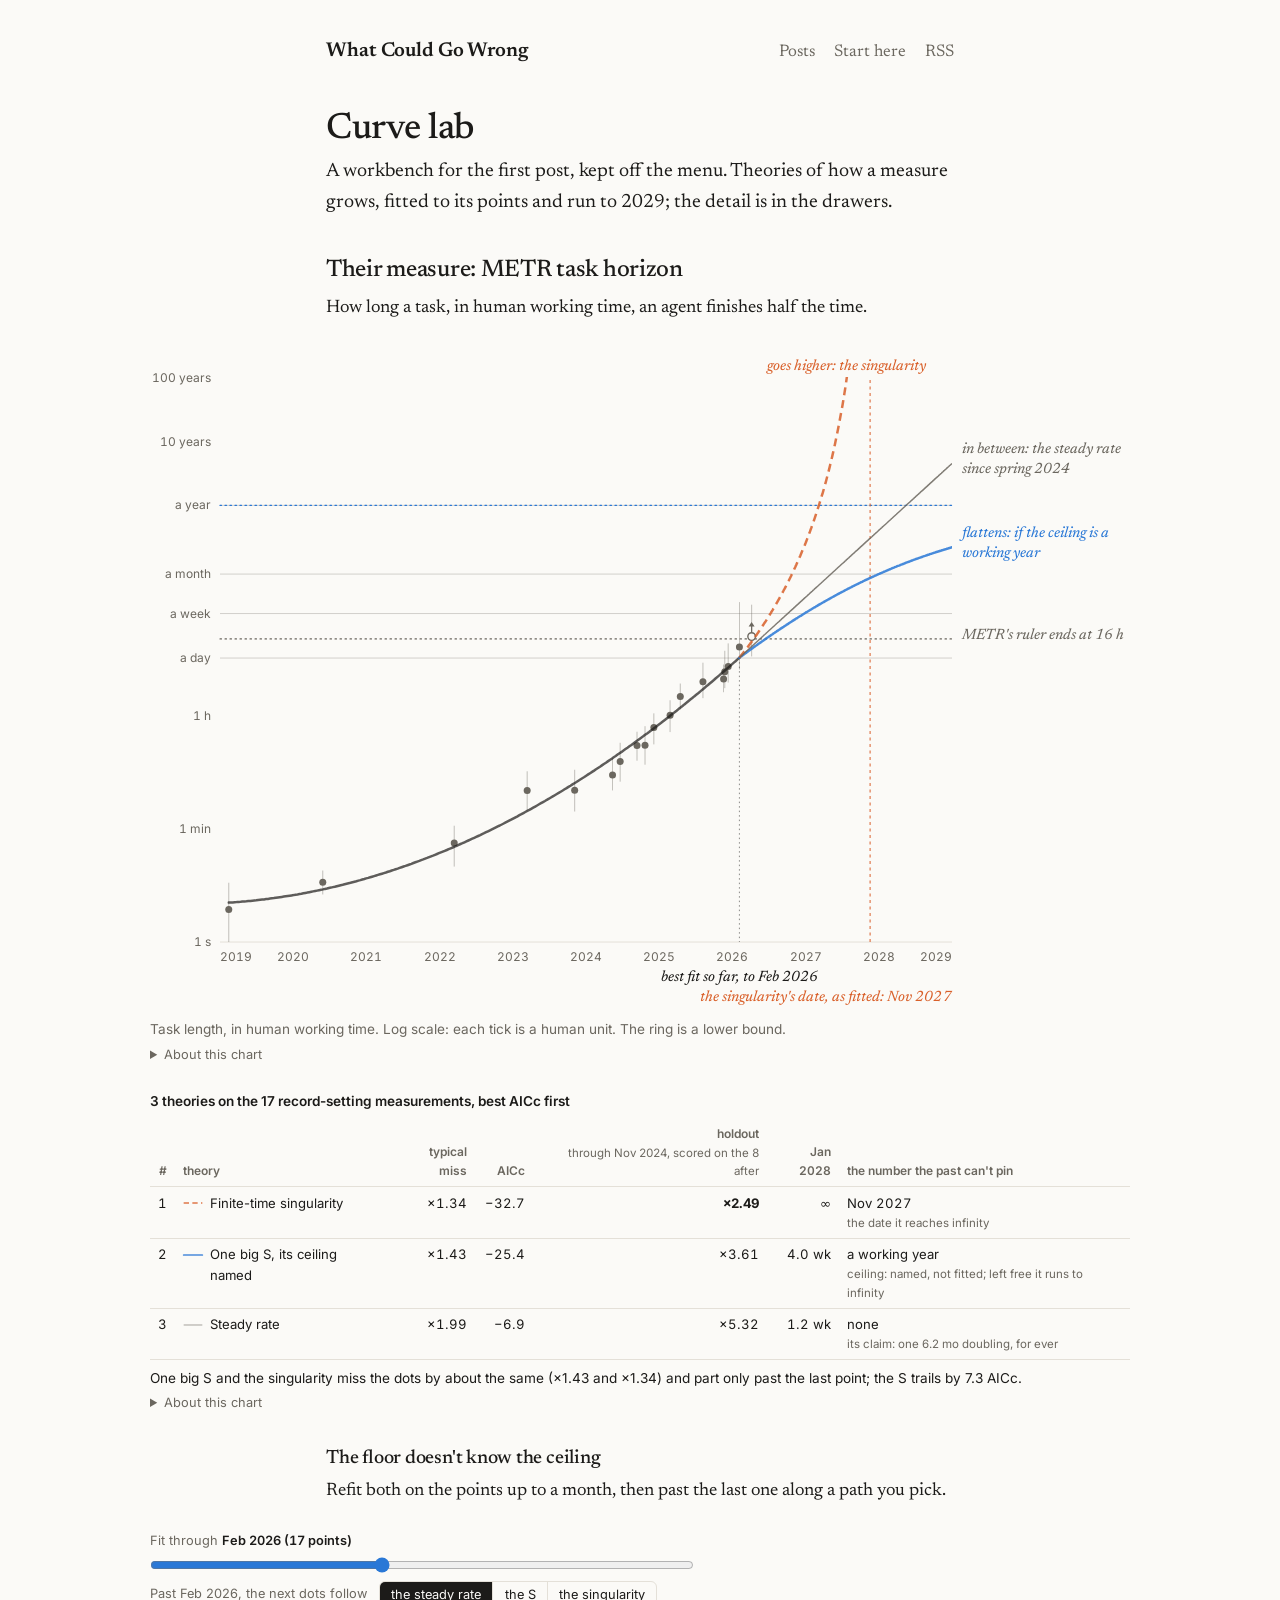
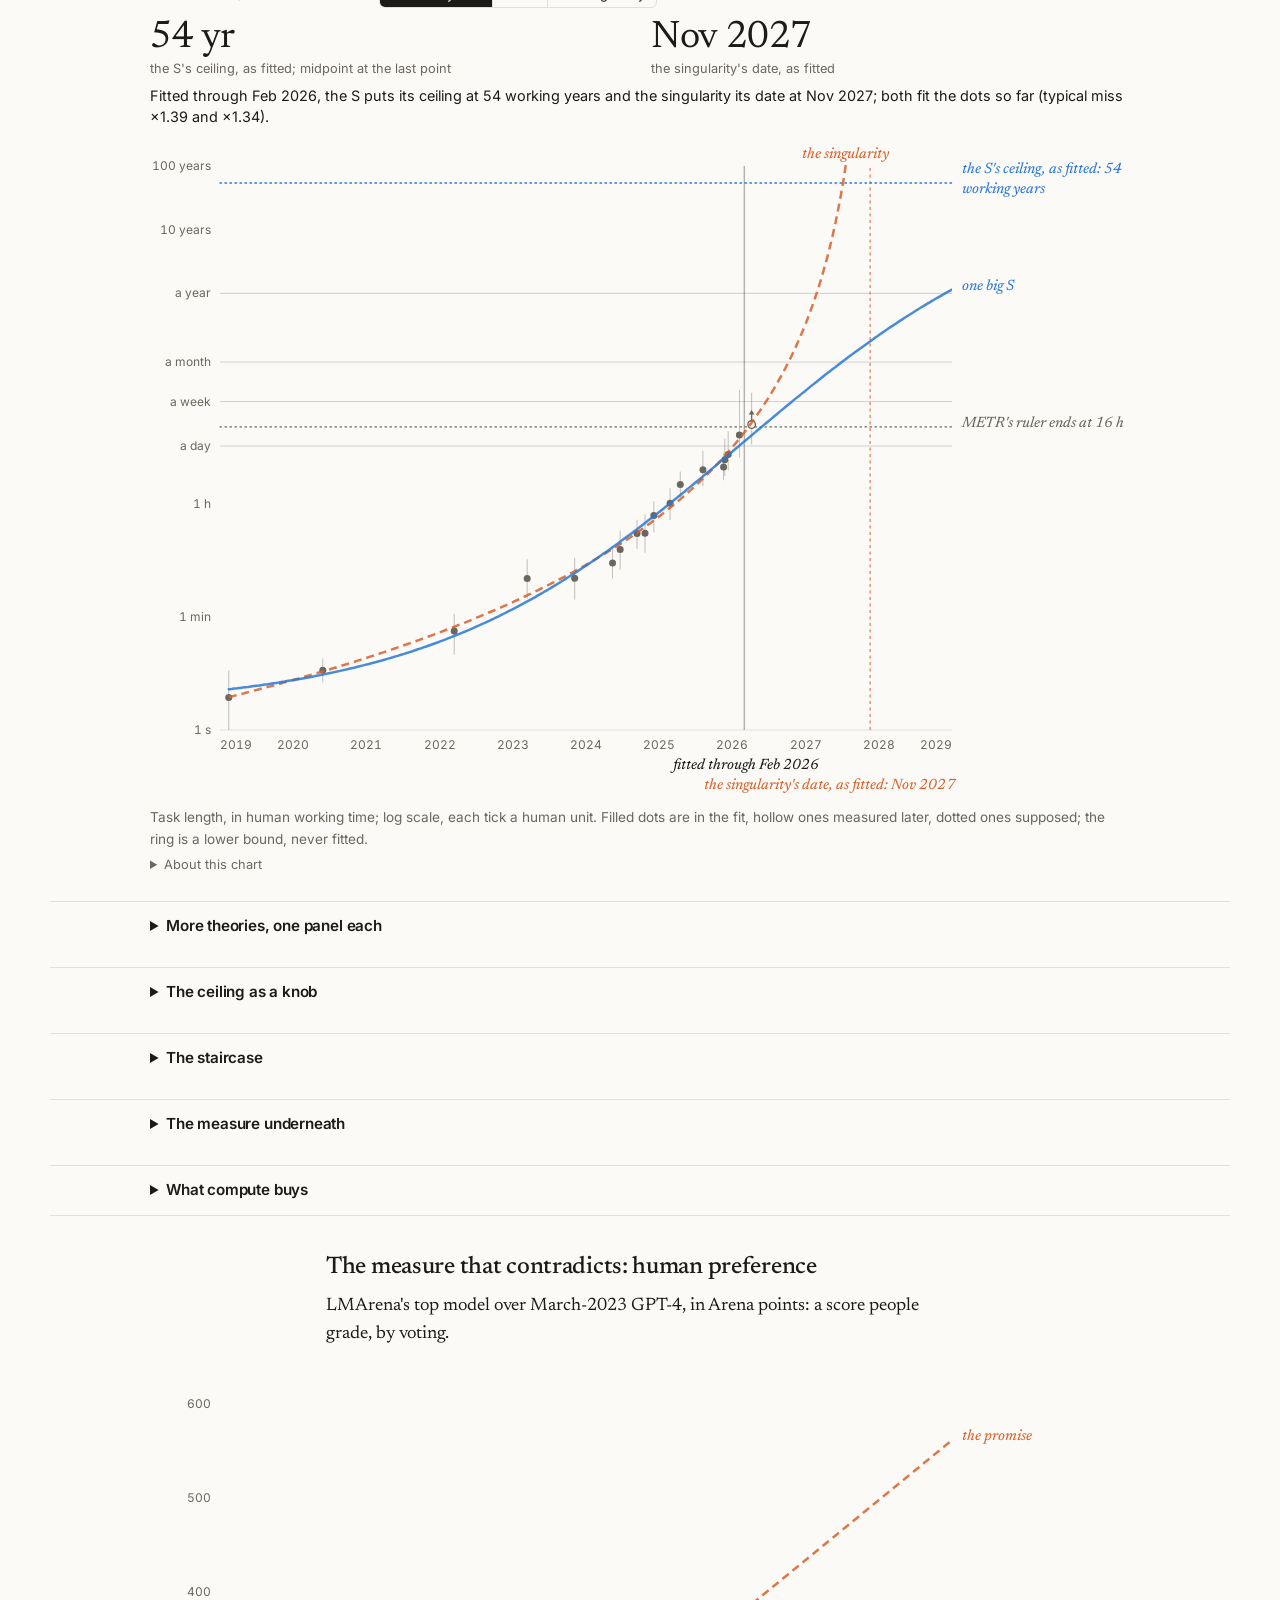
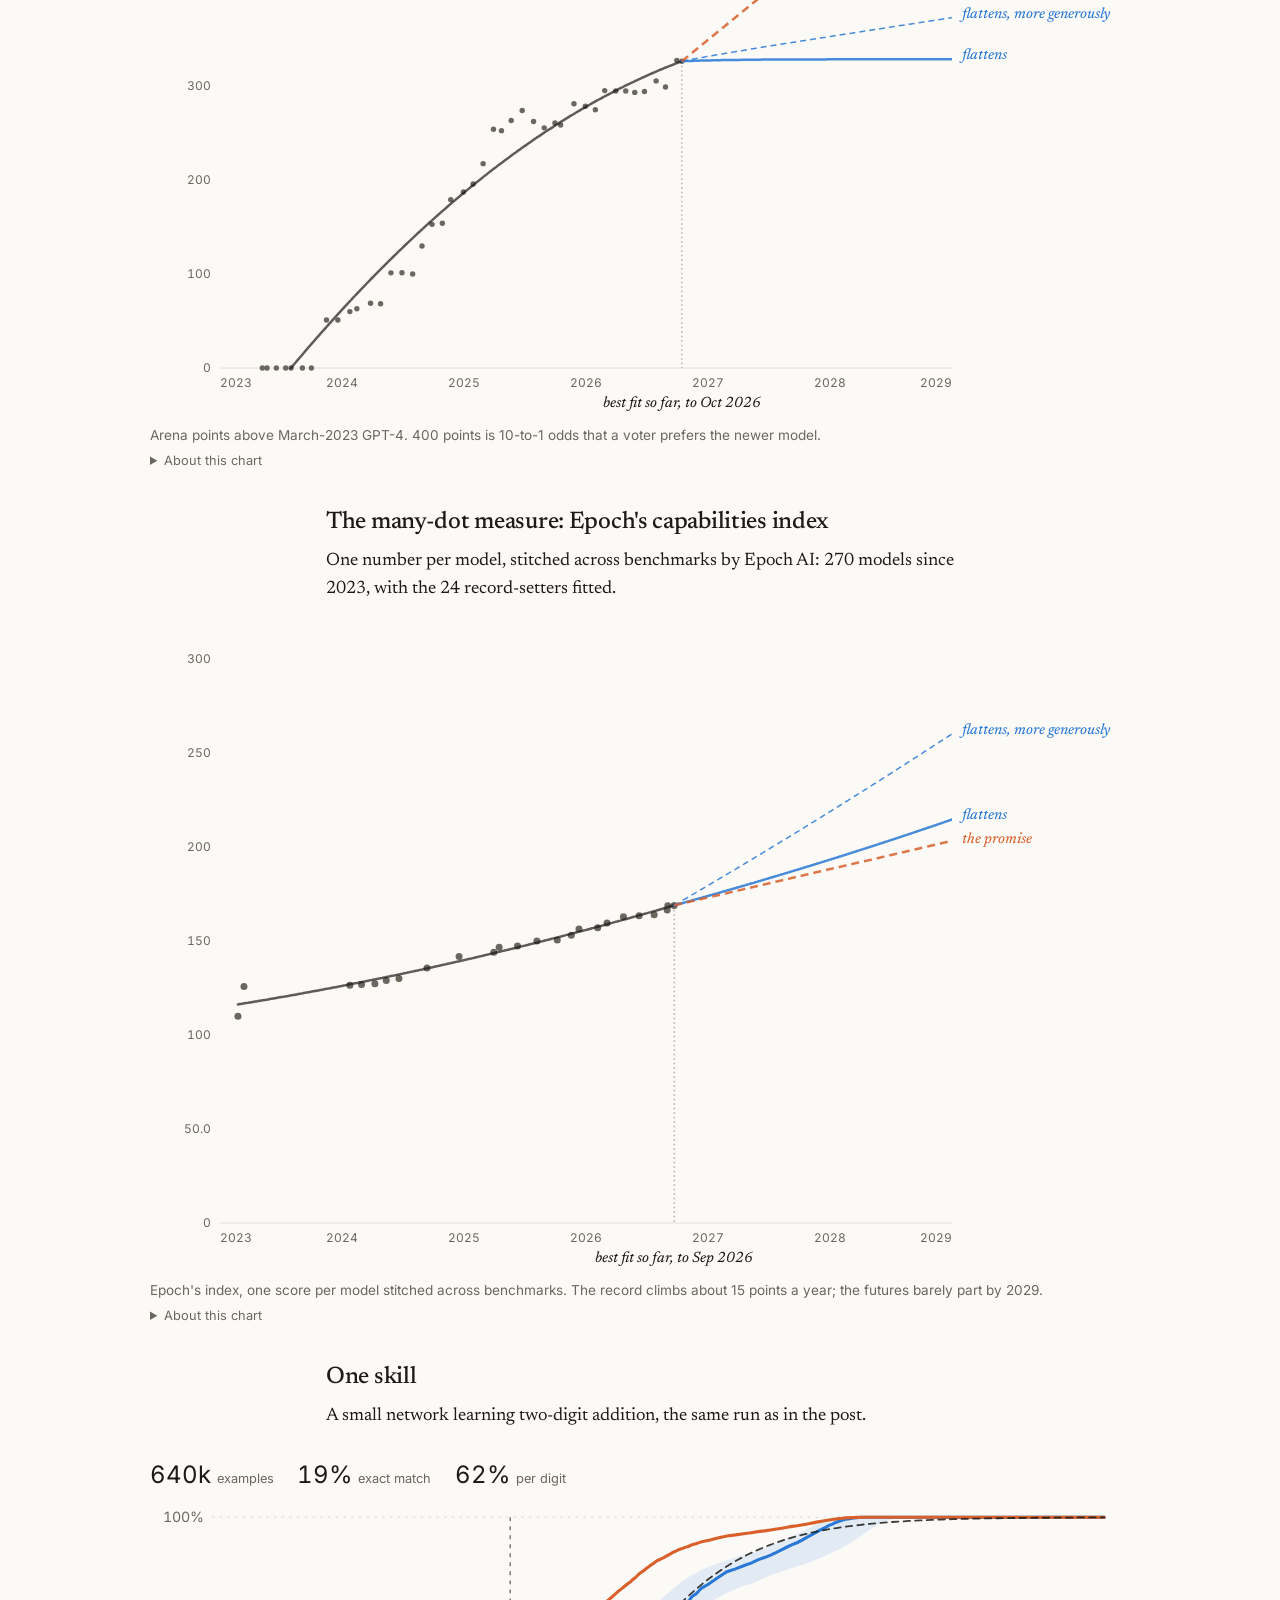
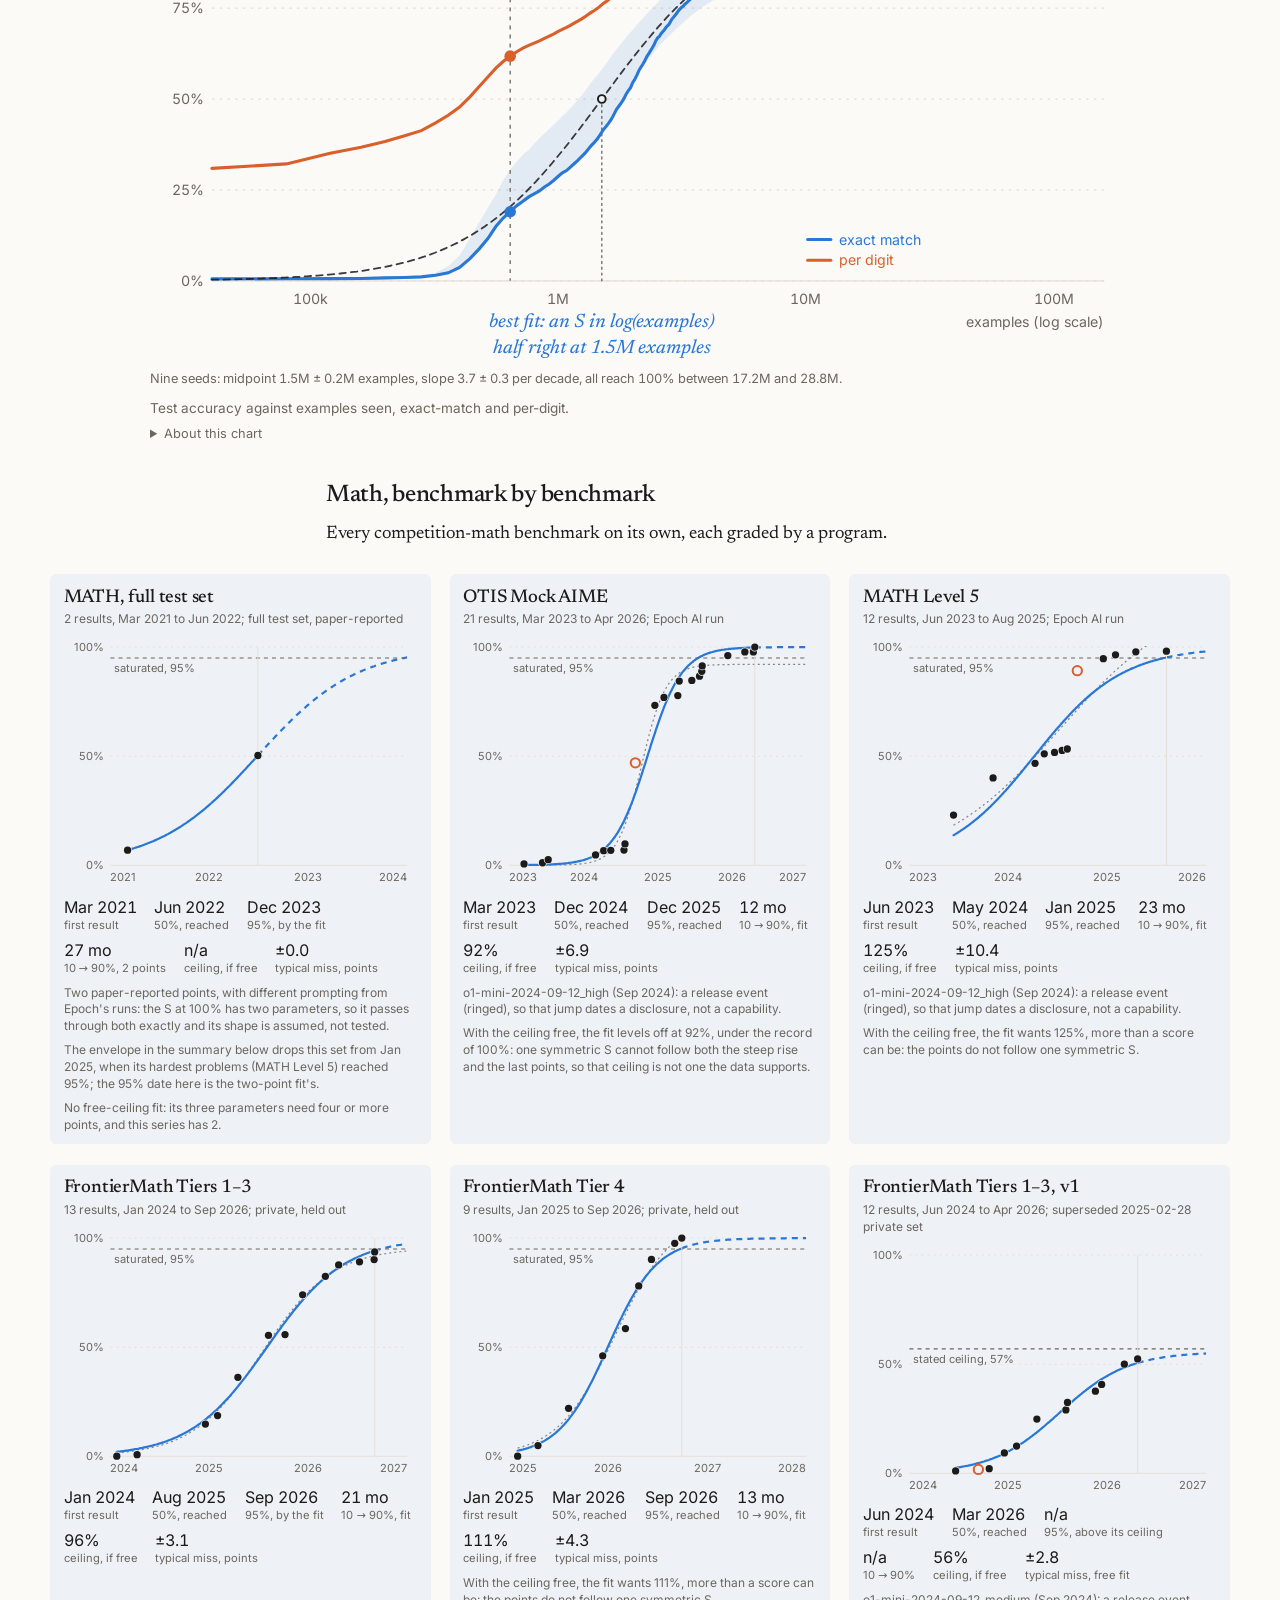
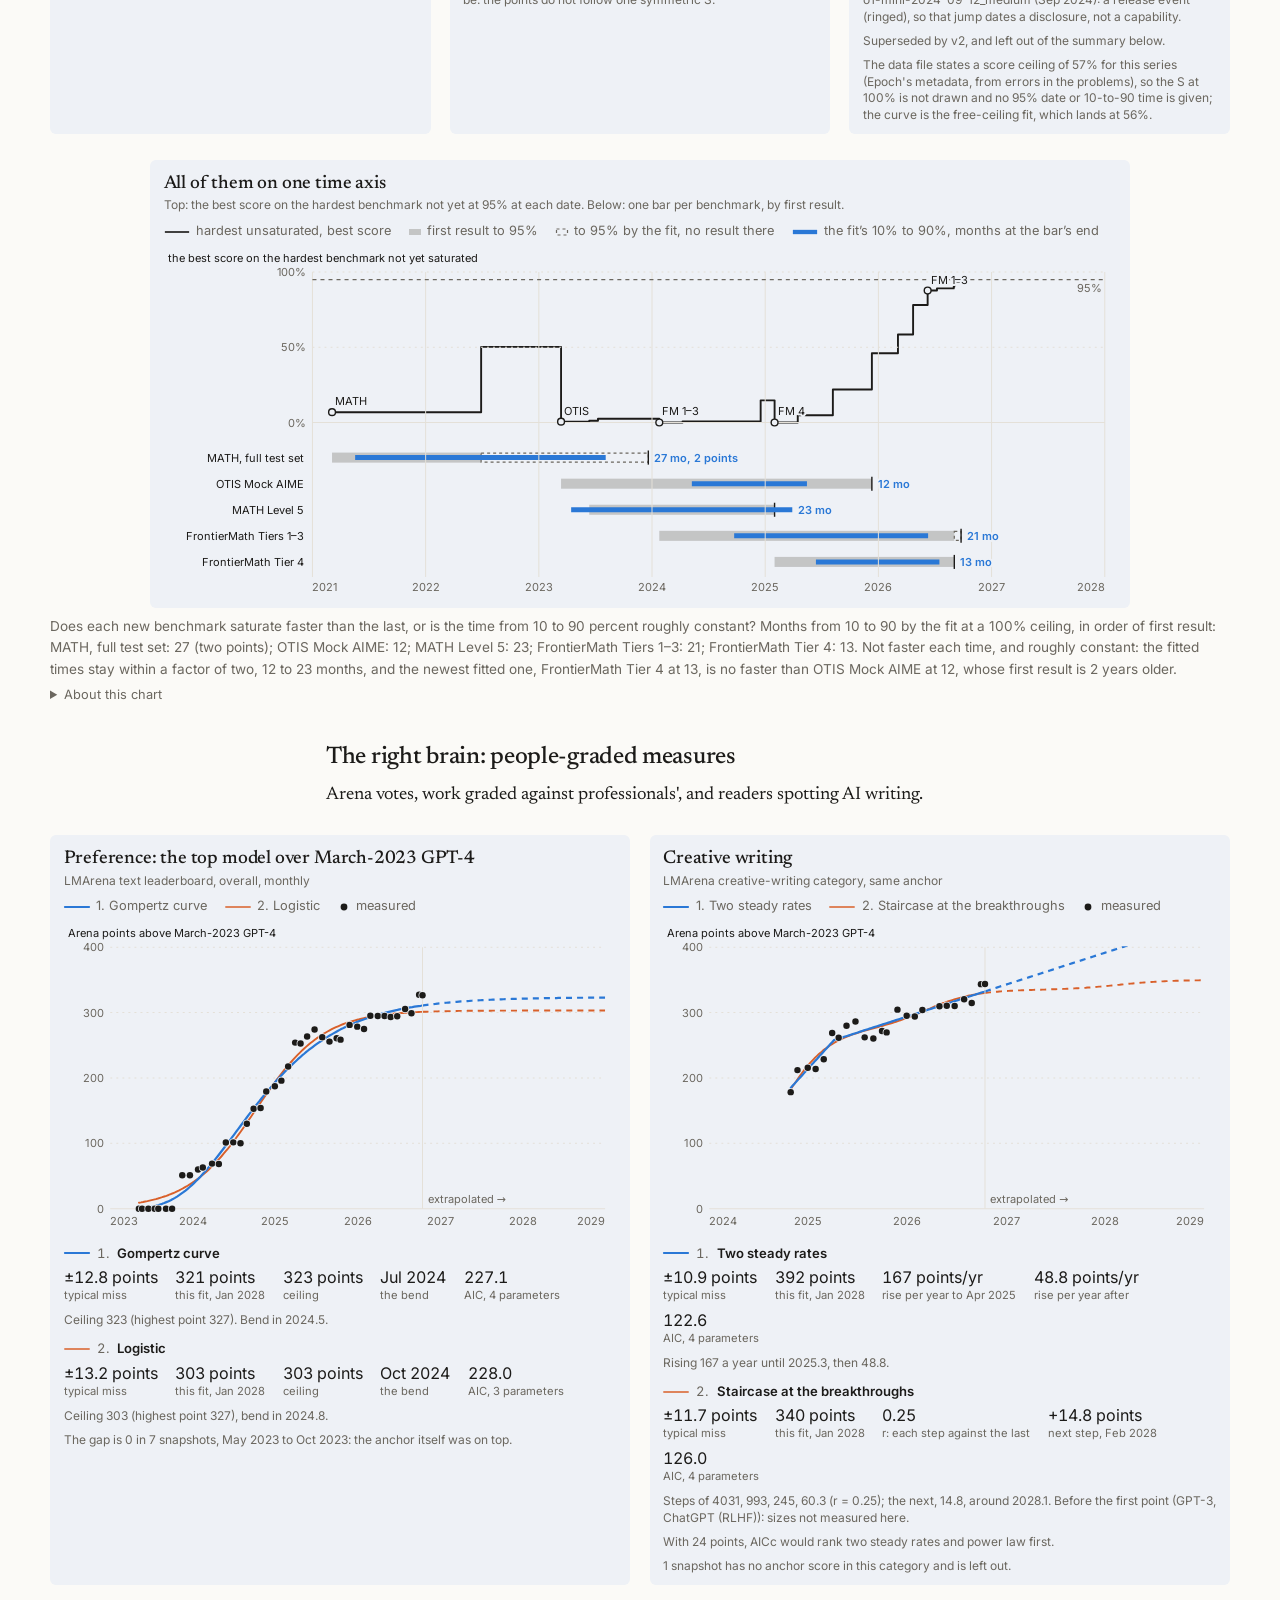
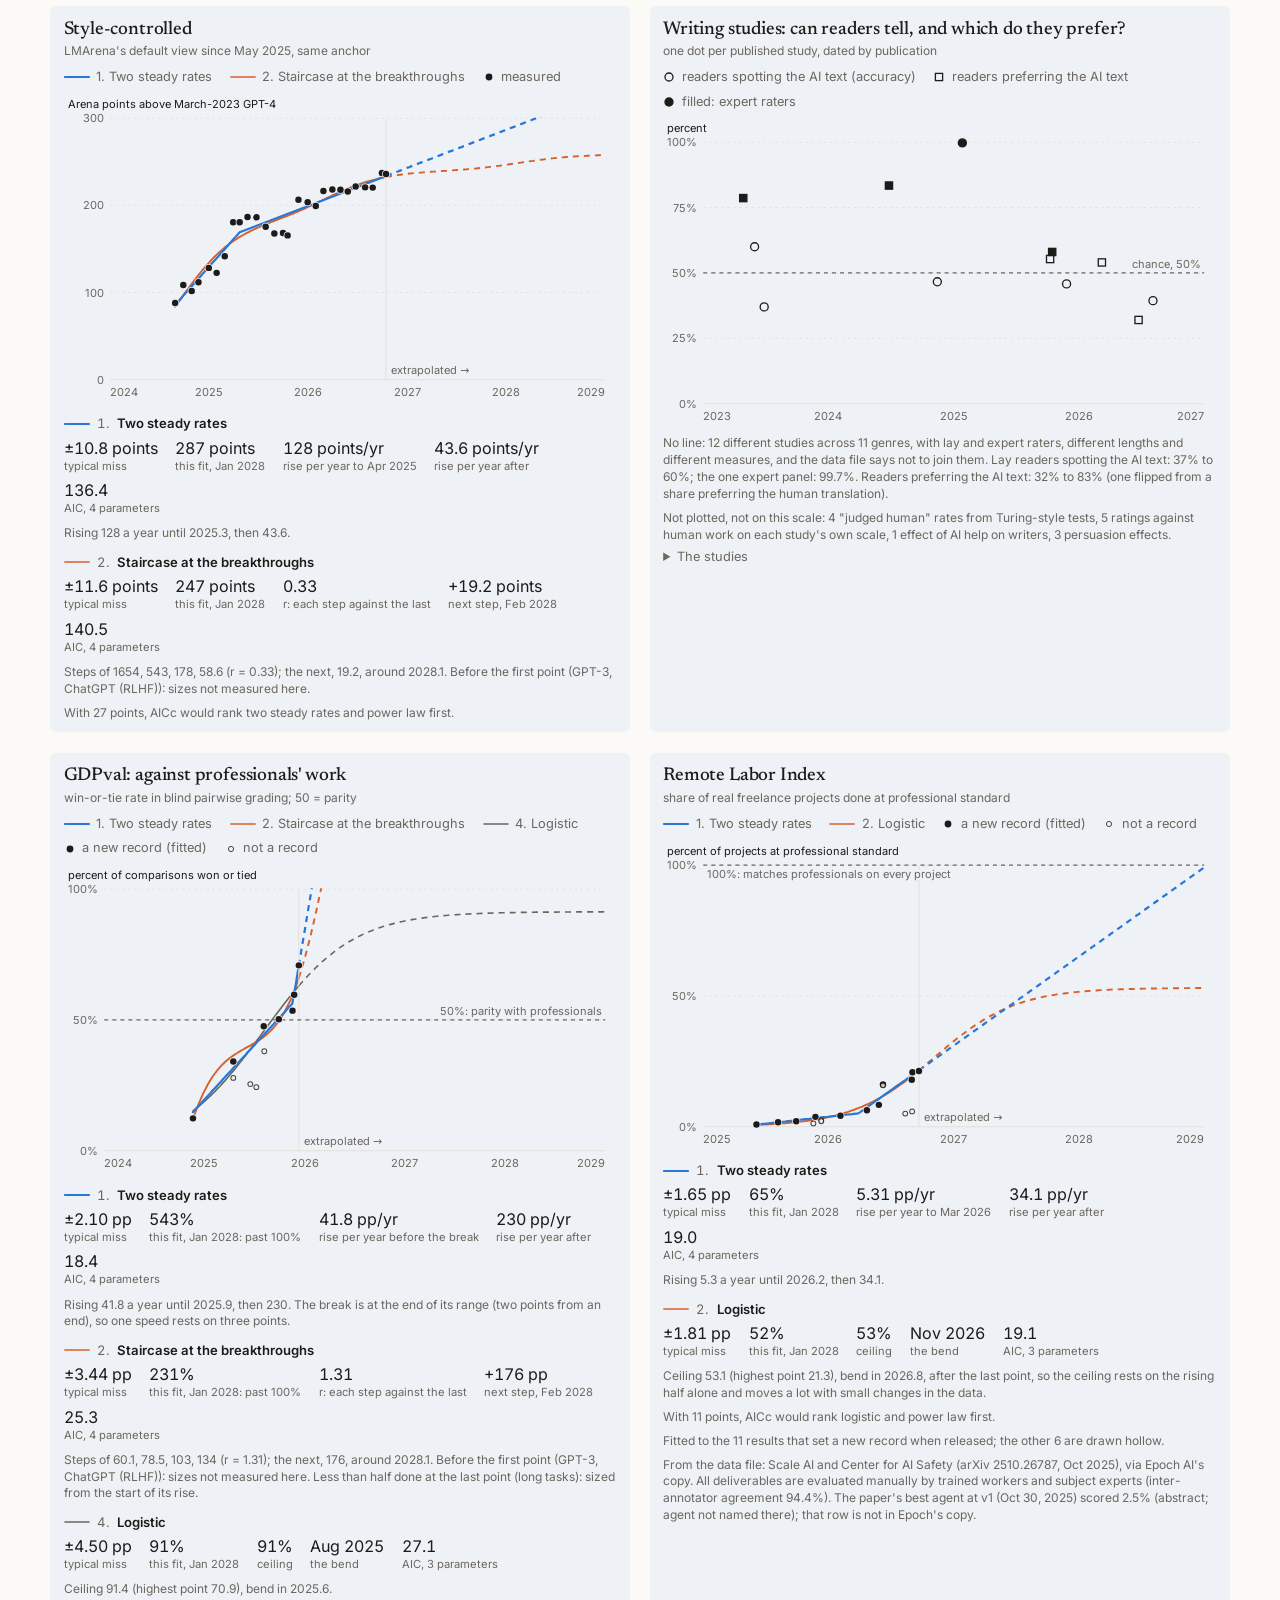
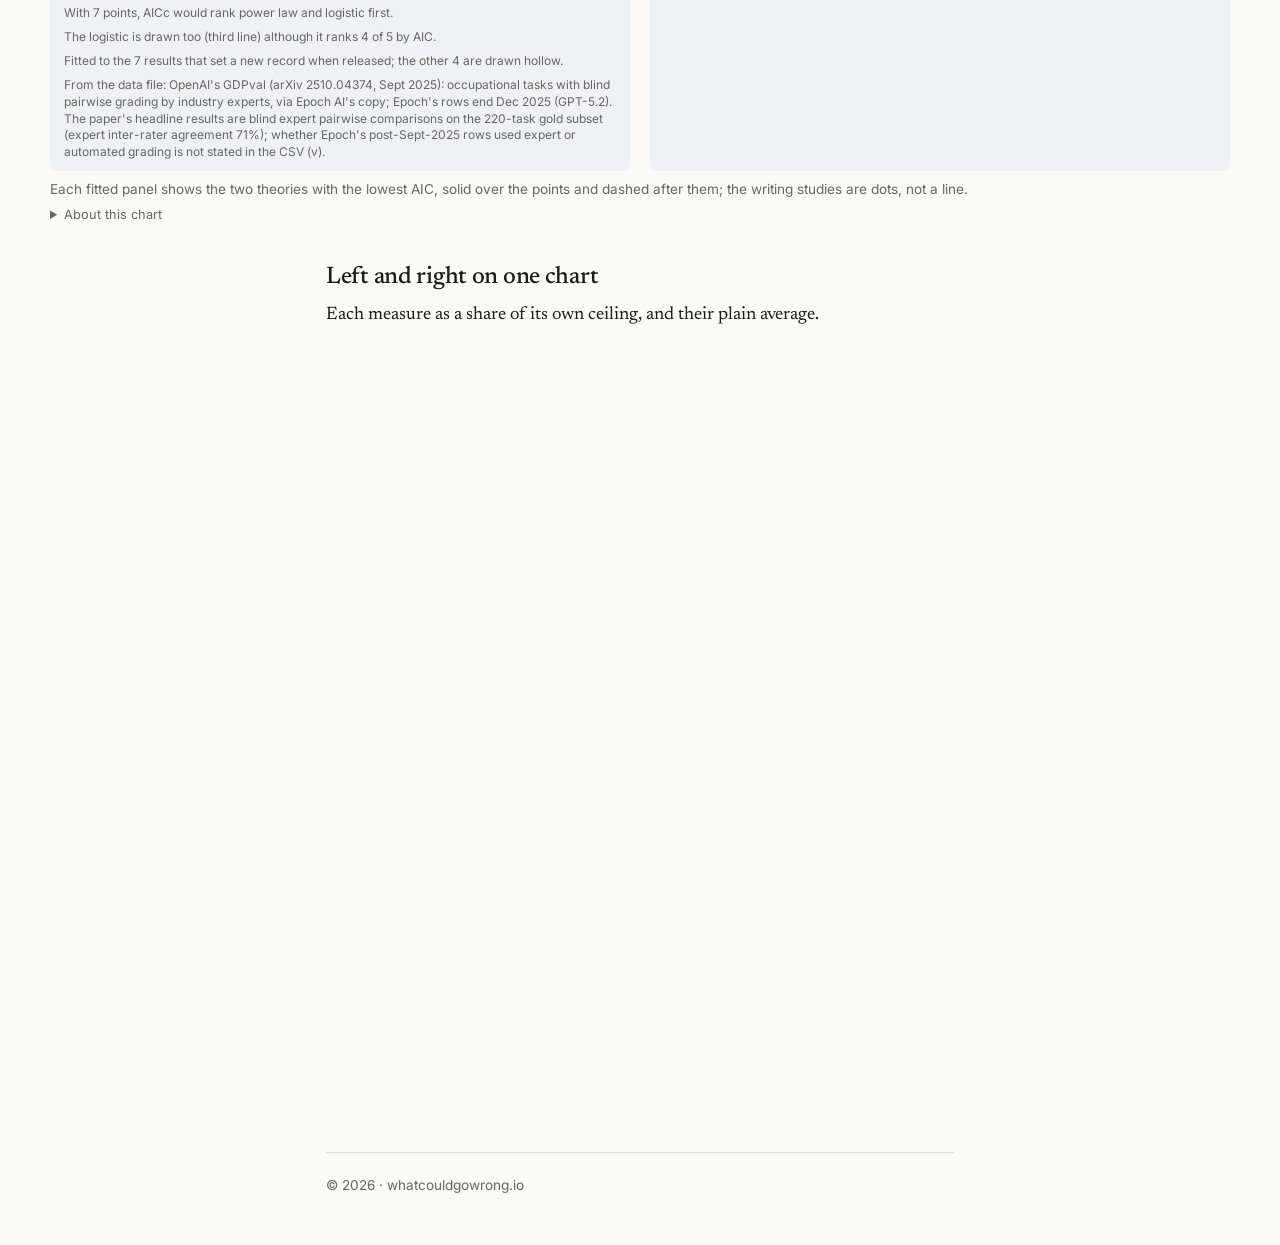
<file: lab/index.html>
<!DOCTYPE html><html lang="en"> <head><meta charset="utf-8"><meta name="viewport" content="width=device-width, initial-scale=1"><title>Curve lab · What Could Go Wrong</title><meta name="description" content="Candidate theories of how an AI capability measure plays out, each fitted to the measurements and run forward to 2029."><meta name="robots" content="noindex, nofollow"><link rel="canonical" href="https://whatcouldgowrong.io/lab/"><meta property="og:site_name" content="What Could Go Wrong"><meta property="og:title" content="Curve lab"><meta property="og:description" content="Candidate theories of how an AI capability measure plays out, each fitted to the measurements and run forward to 2029."><meta property="og:url" content="https://whatcouldgowrong.io/lab/"><meta property="og:type" content="website"><link rel="alternate" type="application/rss+xml" title="What Could Go Wrong" href="/rss.xml"><link rel="icon" href="/favicon.svg" type="image/svg+xml"><meta name="astro-view-transitions-enabled" content="true"><meta name="astro-view-transitions-fallback" content="animate"><script type="module" src="/_astro/ClientRouter.astro_astro_type_script_index_0_lang.CDGfc0hd.js"></script><script type="module" src="https://static.cloudflareinsights.com/beacon.min.js" data-cf-beacon="{&quot;token&quot;: &quot;19ec5477602d4c02a2e986970cef5a21&quot;}"></script><link rel="stylesheet" href="/_astro/start-here.BRBJrZNT.css">
<style>.lab[data-astro-cid-t3nv4xef]{width:min(1180px,calc(100vw - 32px));margin-left:calc(50% - min(590px,50vw - 16px))}.col[data-astro-cid-t3nv4xef]{max-width:calc(66ch - 32px);margin:0 auto}.wide[data-astro-cid-t3nv4xef]{max-width:980px;margin:0 auto}section[data-astro-cid-t3nv4xef]{margin-top:1rem}h3[data-astro-cid-t3nv4xef]{margin-top:2.2rem}.drawer[data-astro-cid-t3nv4xef]{margin:1.2rem auto 0;border-top:1px solid var(--rule)}.drawer[data-astro-cid-t3nv4xef]>summary[data-astro-cid-t3nv4xef]{max-width:980px;margin:0 auto;padding:.75rem 0 .6rem;font-family:var(--sans);font-size:.95rem;font-weight:600;color:var(--fg);cursor:pointer}.drawer[data-astro-cid-t3nv4xef]>summary[data-astro-cid-t3nv4xef]:hover{color:var(--accent-ink)}.drawer__h[data-astro-cid-t3nv4xef]{display:inline;font:inherit;color:inherit;margin:0;padding:0;border:0}.drawer__intro[data-astro-cid-t3nv4xef]{max-width:calc(66ch - 32px);margin:0 auto .6rem;font-size:.95rem;color:var(--fg)}.drawer[data-astro-cid-t3nv4xef]:last-of-type{border-bottom:1px solid var(--rule);padding-bottom:.2rem}
</style></head> <body data-dev="false"> <!-- First focusable thing on every page. tabindex="-1" on main lets the jump
         move keyboard focus, not just the scroll position. --> <a class="skip" href="#content">Skip to content</a> <div class="wrap"> <header class="site"> <a class="name" href="/">What Could Go Wrong</a> <nav> <a href="/">Posts</a> <a href="/start-here">Start here</a> <a href="/rss.xml">RSS</a> </nav> </header> <main id="content" tabindex="-1"> <div class="lab" data-astro-cid-t3nv4xef> <div class="col" data-astro-cid-t3nv4xef> <h1 data-astro-cid-t3nv4xef>Curve lab</h1> <p class="lede" data-astro-cid-t3nv4xef>A workbench for the first post, kept off the menu. Theories of how a measure grows, fitted to its points and run to 2029; the detail is in the drawers.</p> </div> <section aria-labelledby="lab-metr" data-astro-cid-t3nv4xef> <div class="col" data-astro-cid-t3nv4xef> <h2 id="lab-metr" data-astro-cid-t3nv4xef>Their measure: METR task horizon</h2> <p data-astro-cid-t3nv4xef>How long a task, in human working time, an agent finishes half the time.</p> </div> <div class="wide" data-astro-cid-t3nv4xef> <div class="viz" data-viz="lab-contenders" data-src="/data/metr_horizon.json" data-astro-cid-t3nv4xef></div> <div class="viz" data-viz="lab-shortlist" data-src="/data/metr_horizon.json" data-cut="2024.9" data-astro-cid-t3nv4xef></div> </div> <div class="col" data-astro-cid-t3nv4xef> <h3 id="lab-floor" data-astro-cid-t3nv4xef>The floor doesn't know the ceiling</h3> <p data-astro-cid-t3nv4xef>Refit both on the points up to a month, then past the last one along a path you pick.</p> </div> <div class="wide" data-astro-cid-t3nv4xef> <div class="viz" data-viz="lab-fit-through" data-src="/data/metr_horizon.json" data-from="2024" data-astro-cid-t3nv4xef></div> </div> <details class="drawer" data-astro-cid-t3nv4xef> <summary data-astro-cid-t3nv4xef><h3 class="drawer__h" data-astro-cid-t3nv4xef>More theories, one panel each</h3></summary> <p class="drawer__intro" data-astro-cid-t3nv4xef>Every theory, one row each, then all of them on one chart and ranked.</p> <div class="viz" data-viz="lab-panel" data-src="/data/metr_horizon.json" data-space="log" data-group="pure" data-astro-cid-t3nv4xef></div> <div class="wide" data-astro-cid-t3nv4xef> <div class="viz" data-viz="lab-overlay" data-src="/data/metr_horizon.json" data-space="log" data-astro-cid-t3nv4xef></div> <div class="viz" data-viz="lab-rank" data-src="/data/metr_horizon.json" data-space="log" data-group="pure" data-cut="2024.9" data-astro-cid-t3nv4xef></div> </div> </details> <details class="drawer" data-astro-cid-t3nv4xef> <summary data-astro-cid-t3nv4xef><h3 class="drawer__h" data-astro-cid-t3nv4xef>The ceiling as a knob</h3></summary> <p class="drawer__intro" data-astro-cid-t3nv4xef>A ceiling imposed, not fitted: a wall we put there to see what the curves do against it. Fitted jointly, METR's points never pay for one, so it starts at none.</p> <div class="wide" data-astro-cid-t3nv4xef> <div id="lab-ceiling" class="viz" data-astro-cid-t3nv4xef></div> </div> </details> <details class="drawer" data-astro-cid-t3nv4xef> <summary data-astro-cid-t3nv4xef><h3 class="drawer__h" data-astro-cid-t3nv4xef>The staircase</h3></summary> <p class="drawer__intro" data-astro-cid-t3nv4xef>Steps are a reading of the same dots, and the dates in a step model are a choice, so the lab shows the shape and not a forecast.</p> <div class="wide" data-astro-cid-t3nv4xef> <div class="viz" data-viz="lab-steps" data-src="/data/metr_horizon.json" data-until="2030" data-astro-cid-t3nv4xef></div> </div> </details> <details class="drawer" data-astro-cid-t3nv4xef> <summary data-astro-cid-t3nv4xef><h3 class="drawer__h" data-astro-cid-t3nv4xef>The measure underneath</h3></summary> <p class="drawer__intro" data-astro-cid-t3nv4xef>METR's number as a transform of per-step reliability.</p> <div class="wide" data-astro-cid-t3nv4xef> <div class="viz" data-viz="two-measures" data-astro-cid-t3nv4xef></div> </div> </details> <details class="drawer" data-astro-cid-t3nv4xef> <summary data-astro-cid-t3nv4xef><h3 class="drawer__h" data-astro-cid-t3nv4xef>What compute buys</h3></summary> <p class="drawer__intro" data-astro-cid-t3nv4xef>The same horizons against each model's training compute, where Epoch has an estimate: the trend with the spending taken out, as far as the data allows.</p> <div class="wide" data-astro-cid-t3nv4xef> <div class="viz" data-viz="lab-compute" data-src="/data/metr_compute.json" data-caption="Each dot is a model METR timed and Epoch AI priced: how long a task it finishes half the time, against the compute that trained it. The line is the going rate, dashed where it runs past the last estimate." data-note="Compute is Epoch AI's estimate of total training compute, from its notable AI models table (CC BY 4.0), drawn with its confidence as the sideways whisker: Confident is within 3×, Likely within 10×, Speculative within 30×; a whisker that reaches the edge of the chart goes on past it (the arrowhead). The upright whisker is METR's 95% interval. Most of METR's models have no estimate at all, since the labs stopped disclosing after 2024, so the line rests on a few early models and nothing after GPT-5. Compute and release date rise together across these models, so this chart cannot by itself tell what the spending bought from what was learned in the meantime: a later model gets more out of each FLOP, and Epoch's figures mostly price pre-training, not the post-training behind the 2024 to 2026 gains." data-astro-cid-t3nv4xef></div> </div> </details> </section> <section aria-labelledby="lab-pref" data-astro-cid-t3nv4xef> <div class="col" data-astro-cid-t3nv4xef> <h2 id="lab-pref" data-astro-cid-t3nv4xef>The measure that contradicts: human preference</h2> <p data-astro-cid-t3nv4xef>LMArena's top model over March-2023 GPT-4, in Arena points: a score people grade, by voting.</p> </div> <div class="wide" data-astro-cid-t3nv4xef> <div class="viz" data-viz="lab-contenders" data-src="/data/preference.json" data-field="gap_vs_anchor" data-space="linear" data-unit="points" data-ylabel="Arena points above March-2023 GPT-4" data-astro-cid-t3nv4xef></div> </div> </section> <section aria-labelledby="lab-eci" data-astro-cid-t3nv4xef> <div class="col" data-astro-cid-t3nv4xef> <h2 id="lab-eci" data-astro-cid-t3nv4xef>The many-dot measure: Epoch's capabilities index</h2> <p data-astro-cid-t3nv4xef>One number per model, stitched across benchmarks by Epoch AI: 270 models since 2023, with the 24 record-setters fitted.</p> </div> <div class="wide" data-astro-cid-t3nv4xef> <div class="viz" data-viz="lab-contenders" data-src="/data/epoch_eci.json" data-fan="preference" data-space="linear" data-unit="points" data-ylabel="Epoch Capabilities Index" data-caption="Epoch's index, one score per model stitched across benchmarks. The record climbs about 15 points a year; the futures barely part by 2029." data-astro-cid-t3nv4xef></div> </div> </section> <section aria-labelledby="lab-skill" data-astro-cid-t3nv4xef> <div class="col" data-astro-cid-t3nv4xef> <h2 id="lab-skill" data-astro-cid-t3nv4xef>One skill</h2> <p data-astro-cid-t3nv4xef>A small network learning two-digit addition, the same run as in the post.</p> </div> <div class="wide" data-astro-cid-t3nv4xef> <div class="viz" data-viz="series" data-src="/data/addition.json" data-band="/data/addition-seeds.json" data-x="examples" data-y="test_exact,test_digit" data-labels="exact match,per digit" data-xlog="1" data-at="640000" data-caption="Test accuracy against examples seen, exact-match and per-digit." data-note="A numpy network, 40 percent of all 10,000 pairs for training. The band is seven seeds of the same run, the thin line the logistic at their mean. Script and runs are in experiments/addition." data-astro-cid-t3nv4xef></div> </div> </section> <!-- The next three sections are src/viz/lab2.js's components. --> <section aria-labelledby="lab-mathbench" data-astro-cid-t3nv4xef> <div class="col" data-astro-cid-t3nv4xef> <h2 id="lab-mathbench" data-astro-cid-t3nv4xef>Math, benchmark by benchmark</h2> <p data-astro-cid-t3nv4xef>Every competition-math benchmark on its own, each graded by a program.</p> </div> <div class="viz" data-viz="lab-saturation-fits" data-src="/data/math_competition.json" data-exclude="Erd" data-astro-cid-t3nv4xef></div> </section> <section aria-labelledby="lab-rightbrain" data-astro-cid-t3nv4xef> <div class="col" data-astro-cid-t3nv4xef> <h2 id="lab-rightbrain" data-astro-cid-t3nv4xef>The right brain: people-graded measures</h2> <p data-astro-cid-t3nv4xef>Arena votes, work graded against professionals', and readers spotting AI writing.</p> </div> <div class="viz" data-viz="lab-judgment" data-src="/data/preference.json" data-astro-cid-t3nv4xef></div> </section> <section aria-labelledby="lab-sides" data-astro-cid-t3nv4xef> <div class="col" data-astro-cid-t3nv4xef> <h2 id="lab-sides" data-astro-cid-t3nv4xef>Left and right on one chart</h2> <p data-astro-cid-t3nv4xef>Each measure as a share of its own ceiling, and their plain average.</p> </div> <div class="wide" data-astro-cid-t3nv4xef> <div class="viz" data-viz="lab-sides" data-math="/data/math_competition.json" data-exclude="Erd" data-metr="/data/metr_horizon.json" data-pref="/data/preference.json" data-astro-cid-t3nv4xef></div> </div> </section> </div> </main> <script type="module">let n=null;function a(){if(n?.disconnect(),n=null,matchMedia("(prefers-reduced-motion: reduce)").matches||!("IntersectionObserver"in window))return;const i=[...document.querySelectorAll("main .viz, main figure")],o=i.filter(e=>!i.some(t=>t!==e&&t.contains(e)));n=new IntersectionObserver(e=>{for(const t of e){if(!t.isIntersecting)continue;const s=t.target;s.classList.add("appeared"),n?.unobserve(s)}},{rootMargin:"0px 0px -8% 0px"});for(const e of o)e.dataset.appear||(e.dataset.appear="1",e.getBoundingClientRect().top>=innerHeight&&e.classList.add("will-appear")),e.classList.contains("will-appear")&&!e.classList.contains("appeared")&&n.observe(e)}document.addEventListener("astro:page-load",a);document.readyState!=="loading"?a():document.addEventListener("DOMContentLoaded",a);</script> <script type="module" src="/_astro/Base.astro_astro_type_script_index_1_lang.DOIoFpdG.js"></script> <footer class="site">© 2026 · whatcouldgowrong.io</footer> </div> </body></html>
</file>
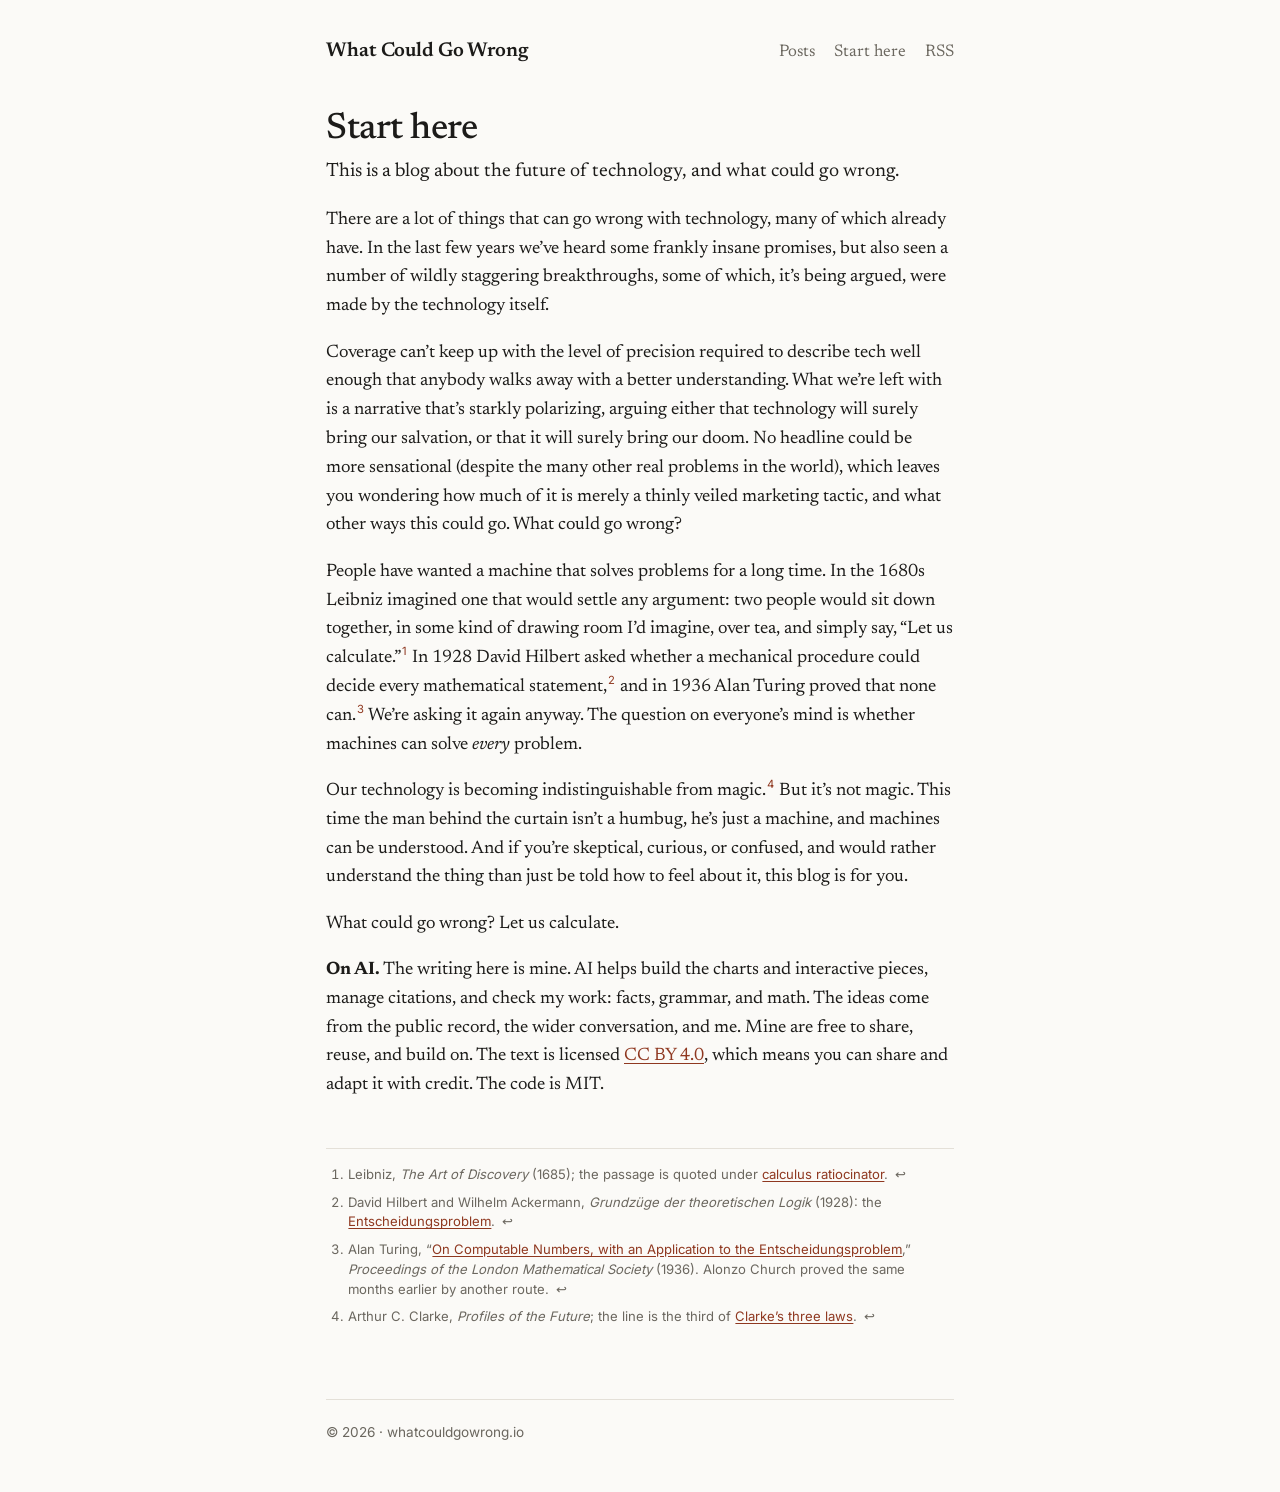
<file: start-here/index.html>
<!DOCTYPE html><html lang="en"> <head><meta charset="utf-8"><meta name="viewport" content="width=device-width, initial-scale=1"><title>Start here · What Could Go Wrong</title><meta name="description" content="A blog about the future of technology, and what could go wrong."><link rel="canonical" href="https://whatcouldgowrong.io/start-here/"><meta property="og:site_name" content="What Could Go Wrong"><meta property="og:title" content="Start here"><meta property="og:description" content="A blog about the future of technology, and what could go wrong."><meta property="og:url" content="https://whatcouldgowrong.io/start-here/"><meta property="og:type" content="website"><link rel="alternate" type="application/rss+xml" title="What Could Go Wrong" href="/rss.xml"><link rel="icon" href="/favicon.svg" type="image/svg+xml"><meta name="astro-view-transitions-enabled" content="true"><meta name="astro-view-transitions-fallback" content="animate"><script type="module" src="/_astro/ClientRouter.astro_astro_type_script_index_0_lang.CDGfc0hd.js"></script><script type="module" src="https://static.cloudflareinsights.com/beacon.min.js" data-cf-beacon="{&quot;token&quot;: &quot;19ec5477602d4c02a2e986970cef5a21&quot;}"></script><link rel="stylesheet" href="/_astro/start-here.BRBJrZNT.css"></head> <body data-dev="false"> <!-- First focusable thing on every page. tabindex="-1" on main lets the jump
         move keyboard focus, not just the scroll position. --> <a class="skip" href="#content">Skip to content</a> <div class="wrap"> <header class="site"> <a class="name" href="/">What Could Go Wrong</a> <nav> <a href="/">Posts</a> <a href="/start-here">Start here</a> <a href="/rss.xml">RSS</a> </nav> </header> <main id="content" tabindex="-1"> <article class="page"> <h1>Start here</h1>  <div class="page-body"><p>This is a blog about the future of technology, and what could go wrong.</p>
<p>There are a lot of things that can go wrong with technology, many of which already have. In the last few years we’ve heard some frankly insane promises, but also seen a number of wildly staggering breakthroughs, some of which, it’s being argued, were made by the technology itself.</p>
<p>Coverage can’t keep up with the level of precision required to describe tech well enough that anybody walks away with a better understanding. What we’re left with is a narrative that’s starkly polarizing, arguing either that technology will surely bring our salvation, or that it will surely bring our doom. No headline could be more sensational (despite the many other real problems in the world), which leaves you wondering how much of it is merely a thinly veiled marketing tactic, and what other ways this could go. What could go wrong?</p>
<p>People have wanted a machine that solves problems for a long time. In the 1680s Leibniz imagined one that would settle any argument: two people would sit down together, in some kind of drawing room I’d imagine, over tea, and simply say, “Let us calculate.”<sup><a href="#user-content-fn-1" id="user-content-fnref-1" data-footnote-ref aria-describedby="footnote-label">1</a></sup> In 1928 David Hilbert asked whether a mechanical procedure could decide every mathematical statement,<sup><a href="#user-content-fn-2" id="user-content-fnref-2" data-footnote-ref aria-describedby="footnote-label">2</a></sup> and in 1936 Alan Turing proved that none can.<sup><a href="#user-content-fn-3" id="user-content-fnref-3" data-footnote-ref aria-describedby="footnote-label">3</a></sup> We’re asking it again anyway. The question on everyone’s mind is whether machines can solve <em>every</em> problem.</p>
<p>Our technology is becoming indistinguishable from magic.<sup><a href="#user-content-fn-4" id="user-content-fnref-4" data-footnote-ref aria-describedby="footnote-label">4</a></sup> But it’s not magic. This time the man behind the curtain isn’t a humbug, he’s just a machine, and machines can be understood. And if you’re skeptical, curious, or confused, and would rather understand the thing than just be told how to feel about it, this blog is for you.</p>
<p>What could go wrong? Let us calculate.</p>

<p><strong>On AI.</strong> The writing here is mine. AI helps build the charts and interactive pieces, manage citations, and check my work: facts, grammar, and math. The ideas come from the public record, the wider conversation, and me. Mine are free to share, reuse, and build on. The text is licensed <a href="https://creativecommons.org/licenses/by/4.0/">CC BY 4.0</a>, which means you can share and adapt it with credit. The code is MIT.</p>
<section data-footnotes class="footnotes"><h2 class="sr-only" id="footnote-label">Footnotes</h2>
<ol>
<li id="user-content-fn-1">
<p>Leibniz, <em>The Art of Discovery</em> (1685); the passage is quoted under <a href="https://en.wikipedia.org/wiki/Calculus_ratiocinator">calculus ratiocinator</a>. <a href="#user-content-fnref-1" data-footnote-backref aria-label="Back to reference 1" class="data-footnote-backref">↩</a></p>
</li>
<li id="user-content-fn-2">
<p>David Hilbert and Wilhelm Ackermann, <em>Grundzüge der theoretischen Logik</em> (1928): the <a href="https://en.wikipedia.org/wiki/Entscheidungsproblem">Entscheidungsproblem</a>. <a href="#user-content-fnref-2" data-footnote-backref aria-label="Back to reference 2" class="data-footnote-backref">↩</a></p>
</li>
<li id="user-content-fn-3">
<p>Alan Turing, “<a href="https://doi.org/10.1112/plms/s2-42.1.230">On Computable Numbers, with an Application to the Entscheidungsproblem</a>,” <em>Proceedings of the London Mathematical Society</em> (1936). Alonzo Church proved the same months earlier by another route. <a href="#user-content-fnref-3" data-footnote-backref aria-label="Back to reference 3" class="data-footnote-backref">↩</a></p>
</li>
<li id="user-content-fn-4">
<p>Arthur C. Clarke, <em>Profiles of the Future</em>; the line is the third of <a href="https://en.wikipedia.org/wiki/Clarke%27s_three_laws">Clarke’s three laws</a>. <a href="#user-content-fnref-4" data-footnote-backref aria-label="Back to reference 4" class="data-footnote-backref">↩</a></p>
</li>
</ol>
</section></div> </article> <script type="module">let s=null;function i(){s?.(),s=null;const n=document.querySelector(".pan-banner__win"),e=n?.querySelector("img");if(!n||!e||matchMedia("(prefers-reduced-motion: reduce)").matches)return;let t=0;const o=()=>{t=0;const a=n.getBoundingClientRect(),c=a.top+scrollY,l=Math.max(1,c+a.height),m=Math.min(1,Math.max(0,scrollY/l)),d=Math.max(0,e.offsetHeight-n.clientHeight);e.style.transform=`translateY(${-d*m}px)`},r=()=>{t||(t=requestAnimationFrame(o))};addEventListener("scroll",r,{passive:!0}),addEventListener("resize",r),e.complete?o():e.addEventListener("load",o,{once:!0}),s=()=>{removeEventListener("scroll",r),removeEventListener("resize",r),t&&cancelAnimationFrame(t)}}document.addEventListener("astro:page-load",i);i();</script> </main> <script type="module">let n=null;function a(){if(n?.disconnect(),n=null,matchMedia("(prefers-reduced-motion: reduce)").matches||!("IntersectionObserver"in window))return;const i=[...document.querySelectorAll("main .viz, main figure")],o=i.filter(e=>!i.some(t=>t!==e&&t.contains(e)));n=new IntersectionObserver(e=>{for(const t of e){if(!t.isIntersecting)continue;const s=t.target;s.classList.add("appeared"),n?.unobserve(s)}},{rootMargin:"0px 0px -8% 0px"});for(const e of o)e.dataset.appear||(e.dataset.appear="1",e.getBoundingClientRect().top>=innerHeight&&e.classList.add("will-appear")),e.classList.contains("will-appear")&&!e.classList.contains("appeared")&&n.observe(e)}document.addEventListener("astro:page-load",a);document.readyState!=="loading"?a():document.addEventListener("DOMContentLoaded",a);</script> <script type="module" src="/_astro/Base.astro_astro_type_script_index_1_lang.DOIoFpdG.js"></script> <footer class="site">© 2026 · whatcouldgowrong.io</footer> </div> </body></html>
</file>
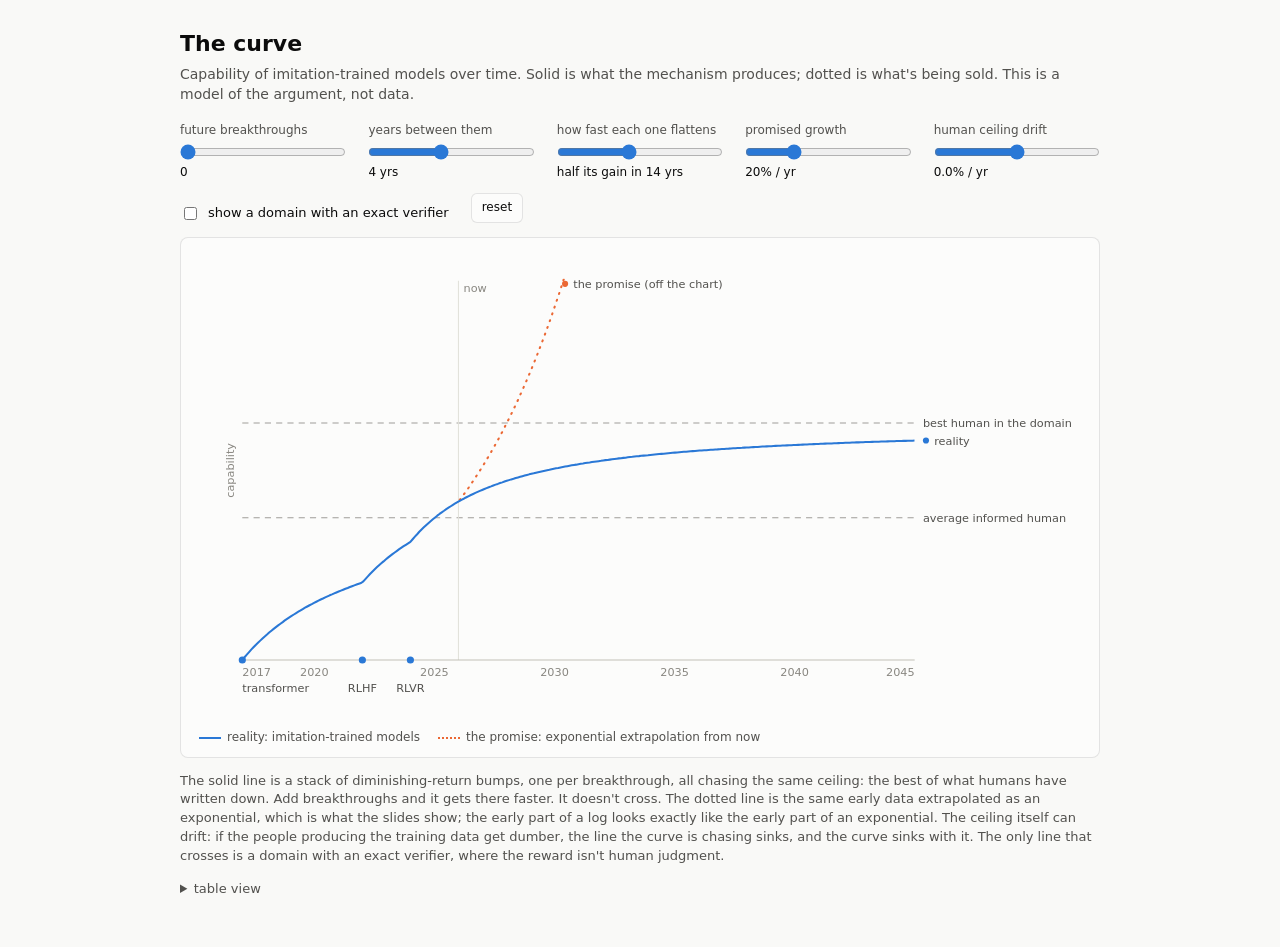
<file: interactives/curve.html>
<!doctype html>
<html lang="en">
<head>
<meta charset="utf-8">
<meta name="viewport" content="width=device-width, initial-scale=1">
<title>The Curve</title>
<style>
  .viz-root{
    color-scheme:light;
    --surface-1:#fcfcfb; --page:#f9f9f7;
    --text-primary:#0b0b0b; --text-secondary:#52514e; --muted:#898781;
    --grid:#e1e0d9; --axis:#c3c2b7; --border:rgba(11,11,11,.10);
    --series-1:#2a78d6; --series-2:#eb6834; --series-3:#1baf7a;
  }
  @media (prefers-color-scheme:dark){
    :root:where(:not([data-theme="light"])) .viz-root{
      color-scheme:dark;
      --surface-1:#1a1a19; --page:#0d0d0d;
      --text-primary:#ffffff; --text-secondary:#c3c2b7; --muted:#898781;
      --grid:#2c2c2a; --axis:#383835; --border:rgba(255,255,255,.10);
      --series-1:#3987e5; --series-2:#d95926; --series-3:#199e70;
    }
  }
  :root[data-theme="dark"] .viz-root{
    color-scheme:dark;
    --surface-1:#1a1a19; --page:#0d0d0d;
    --text-primary:#ffffff; --text-secondary:#c3c2b7; --muted:#898781;
    --grid:#2c2c2a; --axis:#383835; --border:rgba(255,255,255,.10);
    --series-1:#3987e5; --series-2:#d95926; --series-3:#199e70;
  }
  body{margin:0;background:var(--page);color:var(--text-primary);font:14px/1.45 system-ui,-apple-system,"Segoe UI",sans-serif}
  main{max-width:920px;margin:0 auto;padding:28px 20px 48px}
  h1{font-size:22px;font-weight:600;margin:0 0 4px}
  .sub{color:var(--text-secondary);margin:0 0 18px}
  .controls{display:flex;flex-wrap:wrap;gap:12px 22px;align-items:flex-end;margin:0 0 14px}
  .ctl{display:flex;flex-direction:column;gap:4px;min-width:150px;flex:1 1 150px;max-width:210px}
  .ctl label{font-size:12px;color:var(--text-secondary)}
  .ctl output{font-size:12px;color:var(--text-primary);font-variant-numeric:tabular-nums}
  .ctl input[type=range]{width:100%;accent-color:var(--series-1);margin:0}
  .ctl.check{flex-direction:row;align-items:center;gap:8px;min-width:0;max-width:none;flex:0 0 auto}
  .ctl.check label{color:var(--text-primary);font-size:13px}
  .card{background:var(--surface-1);border:1px solid var(--border);border-radius:8px;padding:12px 8px 6px;position:relative}
  svg{width:100%;height:auto;display:block;cursor:crosshair}
  .legend{display:flex;gap:18px;flex-wrap:wrap;padding:8px 10px 4px;font-size:12px;color:var(--text-secondary)}
  .legend .sw{display:inline-block;width:22px;height:0;border-top:2px solid;vertical-align:middle;margin-right:6px}
  .tip{position:absolute;pointer-events:none;background:var(--surface-1);border:1px solid var(--border);border-radius:6px;padding:6px 9px;font-size:12px;color:var(--text-primary);box-shadow:0 2px 8px rgba(0,0,0,.10);display:none;white-space:nowrap;line-height:1.5}
  .tip b{font-variant-numeric:tabular-nums;font-weight:600}
  .tip .k{color:var(--text-secondary);display:inline-block;min-width:74px}
  .cap{color:var(--text-secondary);font-size:13px;margin:14px 0 0}
  details{margin-top:14px;color:var(--text-secondary);font-size:13px}
  summary{cursor:pointer}
  table{border-collapse:collapse;margin-top:8px;font-variant-numeric:tabular-nums}
  th,td{text-align:right;padding:3px 12px;border-bottom:1px solid var(--grid);font-weight:500}
  th{color:var(--text-secondary);font-weight:500}
  th:first-child,td:first-child{text-align:left}
  button{font:inherit;font-size:12px;padding:5px 10px;border:1px solid var(--border);background:var(--surface-1);color:var(--text-primary);border-radius:6px;cursor:pointer}
</style>
</head>
<body class="viz-root">
<main>
  <h1>The curve</h1>
  <p class="sub">Capability of imitation-trained models over time. Solid is what the mechanism produces; dotted is what's being sold. This is a model of the argument, not data.</p>

  <div class="controls">
    <div class="ctl"><label for="future">future breakthroughs</label><input id="future" type="range" min="0" max="8" value="0"><output id="o-future">0</output></div>
    <div class="ctl"><label for="gap">years between them</label><input id="gap" type="range" min="1" max="8" value="4"><output id="o-gap">4 yrs</output></div>
    <div class="ctl"><label for="k">how fast each one flattens</label><input id="k" type="range" min="2" max="16" value="8"><output id="o-k">half its gain in 14 yrs</output></div>
    <div class="ctl"><label for="r">promised growth</label><input id="r" type="range" min="5" max="60" value="20"><output id="o-r">20% / yr</output></div>
    <div class="ctl"><label for="drift">human ceiling drift</label><input id="drift" type="range" min="-15" max="15" value="0"><output id="o-drift">0.0% / yr</output></div>
    <div class="ctl check"><input id="verifier" type="checkbox"><label for="verifier">show a domain with an exact verifier</label></div>
    <div class="ctl check"><button id="reset" type="button">reset</button></div>
  </div>

  <div class="card">
    <svg id="chart" viewBox="0 0 880 460" role="img" aria-label="Capability over time: a diminishing-returns curve approaching the human ceiling, versus a promised exponential."></svg>
    <div class="tip" id="tip"></div>
    <div class="legend" id="legend"></div>
  </div>

  <p class="cap">The solid line is a stack of diminishing-return bumps, one per breakthrough, all chasing the same ceiling: the best of what humans have written down. Add breakthroughs and it gets there faster. It doesn't cross. The dotted line is the same early data extrapolated as an exponential, which is what the slides show; the early part of a log looks exactly like the early part of an exponential. The ceiling itself can drift: if the people producing the training data get dumber, the line the curve is chasing sinks, and the curve sinks with it. The only line that crosses is a domain with an exact verifier, where the reward isn't human judgment.</p>

  <details><summary>table view</summary><table id="table"></table></details>
</main>

<script>
(function(){
  const svg = document.getElementById('chart');
  const tip = document.getElementById('tip');
  const card = svg.parentElement;
  const W = 880, H = 460, M = { t: 30, r: 172, b: 60, l: 52 };
  const T0 = 2017, T1 = 2045, NOW = 2026, YMAX = 1.6;
  const HIST = [
    { t: 2017, label: 'transformer' },
    { t: 2022, label: 'RLHF' },
    { t: 2024, label: 'RLVR' }
  ];
  const DEF = { future: 0, gap: 4, k: 8, r: 20, drift: 0, verifier: false };
  const st = Object.assign({}, DEF);

  const plotW = W - M.l - M.r, plotH = H - M.t - M.b;
  const px = t => M.l + (t - T0) / (T1 - T0) * plotW;
  const py = y => M.t + (1 - y / YMAX) * plotH;

  function bumps() {
    const b = HIST.map(h => h.t);
    for (let i = 1; i <= st.future; i++) b.push(NOW + i * st.gap);
    return b;
  }
  // The ceiling is what humans have written down. Drift models education
  // getting better or worse; reality chases it because that's its training data.
  function ceiling(t) { return Math.max(0.05, 1 + (st.drift / 1000) * (t - NOW)); }
  function reality(t) {
    let p = 1;
    for (const tb of bumps()) {
      if (t <= tb) continue;
      const L = Math.log(1 + (t - tb) / st.k);
      p *= 1 - L / (1 + L);          // each breakthrough closes a log-shaped fraction of the remaining gap
    }
    return (1 - p) * ceiling(t);
  }
  function promise(t) {
    if (t < NOW) return null;
    return reality(NOW) * Math.exp((st.r / 100) * (t - NOW));
  }
  // A domain with an exact reward (Go, proofs, tests) is not bound by imitation,
  // and it doesn't care whether humans get smarter or dumber.
  function verifier(t) {
    const t0 = 2016;
    if (t <= t0) return 0;
    const L = Math.log(1 + (t - t0) / st.k);
    return 2.4 * L / (1 + L);
  }

  // Build a path; returns d plus the last in-frame point and whether the line left through the top.
  function trace(fn) {
    let d = '', pen = false, last = null, exitedTop = false, exitPt = null;
    const N = 300;
    for (let i = 0; i <= N; i++) {
      const t = T0 + (T1 - T0) * i / N;
      const v = fn(t);
      if (v == null || !isFinite(v)) { pen = false; continue; }
      const x = px(t), y = py(Math.min(v, YMAX * 1.08));
      d += (pen ? 'L' : 'M') + x.toFixed(1) + ' ' + y.toFixed(1);
      pen = true;
      if (v <= YMAX) { last = { x, y, t, v }; }
      else if (!exitedTop) { exitedTop = true; exitPt = { x, y: M.t, t }; }
    }
    return { d, last, exitedTop, exitPt };
  }

  function fmtPct(v, t) { return Math.round(100 * v / ceiling(t)) + '%'; }
  function fmtX(v, t) { const r = v / ceiling(t); return (r >= 10 ? Math.round(r) : r.toFixed(1)) + '× human'; }

  function render() {
    const rl = trace(reality), pr = trace(promise), vf = st.verifier ? trace(verifier) : null;
    let s = '';
    s += `<defs><clipPath id="clip"><rect x="${M.l}" y="${M.t - 2}" width="${plotW}" height="${plotH + 2}"/></clipPath></defs>`;

    // reference lines (sloped when the ceiling drifts)
    const refs = [
      { f: t => ceiling(t), label: 'best human in the domain' },
      { f: t => 0.6 * ceiling(t), label: 'average informed human' }
    ];
    for (const r of refs) {
      s += `<line x1="${px(T0)}" y1="${py(r.f(T0)).toFixed(1)}" x2="${px(T1)}" y2="${py(r.f(T1)).toFixed(1)}" stroke="var(--muted)" stroke-width="1" stroke-dasharray="6 5" opacity="0.8"/>`;
    }

    // "now"
    s += `<line x1="${px(NOW)}" y1="${M.t}" x2="${px(NOW)}" y2="${py(0)}" stroke="var(--grid)" stroke-width="1"/>`;
    s += `<text x="${px(NOW) + 5}" y="${M.t + 11}" font-size="11" fill="var(--muted)">now</text>`;

    // baseline + year ticks
    s += `<line x1="${M.l}" y1="${py(0)}" x2="${M.l + plotW}" y2="${py(0)}" stroke="var(--axis)" stroke-width="1"/>`;
    for (const y of [2017, 2020, 2025, 2030, 2035, 2040, 2045]) {
      s += `<text x="${px(y)}" y="${py(0) + 16}" text-anchor="${y === 2017 ? 'start' : (y === 2045 ? 'end' : 'middle')}" font-size="11" fill="var(--muted)">${y}</text>`;
    }
    // breakthrough markers: past (filled) and future (hollow), labels on a second row
    for (const h of HIST) {
      s += `<circle cx="${px(h.t)}" cy="${py(0)}" r="3.5" fill="var(--series-1)"/>`;
      s += `<text x="${px(h.t)}" y="${py(0) + 31}" text-anchor="${h.t === 2017 ? 'start' : 'middle'}" font-size="11" fill="var(--text-secondary)">${h.label}</text>`;
    }
    for (let i = 1; i <= st.future; i++) {
      const t = NOW + i * st.gap;
      if (t > T1) break;
      s += `<circle cx="${px(t)}" cy="${py(0)}" r="3.5" fill="var(--surface-1)" stroke="var(--series-1)" stroke-width="1.5"/>`;
    }
    if (st.future > 0) {
      const t = NOW + st.gap; if (t <= T1) s += `<text x="${px(t)}" y="${py(0) + 31}" text-anchor="middle" font-size="11" fill="var(--text-secondary)">future</text>`;
    }
    s += `<text x="${M.l - 8}" y="${M.t + plotH / 2}" transform="rotate(-90 ${M.l - 8} ${M.t + plotH / 2})" text-anchor="middle" font-size="11" fill="var(--muted)">capability</text>`;

    // series
    s += `<g clip-path="url(#clip)">`;
    if (vf) s += `<path d="${vf.d}" fill="none" stroke="var(--series-3)" stroke-width="2" stroke-linejoin="round"/>`;
    s += `<path d="${pr.d}" fill="none" stroke="var(--series-2)" stroke-width="2" stroke-linecap="round" stroke-dasharray="1 6"/>`;
    s += `<path d="${rl.d}" fill="none" stroke="var(--series-1)" stroke-width="2" stroke-linejoin="round"/>`;
    s += `</g>`;

    // right-side labels, stacked so they never overlap
    const labels = [];
    for (const r of refs) labels.push({ y: py(r.f(T1)) + 4, text: r.label, color: null });
    if (rl.last) labels.push({ y: rl.last.y + 4, text: 'reality', color: 'var(--series-1)' });
    if (vf && vf.last && !vf.exitedTop) labels.push({ y: vf.last.y + 4, text: 'exact verifier', color: 'var(--series-3)' });
    if (!pr.exitedTop && pr.last) labels.push({ y: pr.last.y + 4, text: 'the promise', color: 'var(--series-2)' });
    labels.sort((a, b) => a.y - b.y);
    for (let i = 1; i < labels.length; i++) if (labels[i].y - labels[i - 1].y < 15) labels[i].y = labels[i - 1].y + 15;
    const over = labels.length ? labels[labels.length - 1].y - (py(0) - 2) : 0;
    if (over > 0) for (const l of labels) l.y -= over;
    for (const l of labels) {
      const x0 = M.l + plotW + 8;
      if (l.color) s += `<circle cx="${x0 + 3}" cy="${(l.y - 4).toFixed(1)}" r="3" fill="${l.color}"/>`;
      s += `<text x="${l.color ? x0 + 11 : x0}" y="${l.y.toFixed(1)}" font-size="11" fill="var(--text-secondary)">${l.text}</text>`;
    }
    // lines that leave through the top get labeled at the exit
    if (pr.exitedTop && pr.exitPt) {
      s += `<circle cx="${pr.exitPt.x.toFixed(1)}" cy="${M.t + 3}" r="3" fill="var(--series-2)"/>`;
      s += `<text x="${(pr.exitPt.x + 8).toFixed(1)}" y="${M.t + 7}" font-size="11" fill="var(--text-secondary)">the promise (off the chart)</text>`;
    }
    if (vf && vf.exitedTop && vf.exitPt) {
      s += `<circle cx="${vf.exitPt.x.toFixed(1)}" cy="${M.t + 3}" r="3" fill="var(--series-3)"/>`;
      s += `<text x="${(vf.exitPt.x + 8).toFixed(1)}" y="${M.t + 21}" font-size="11" fill="var(--text-secondary)">exact verifier</text>`;
    }

    s += `<g id="hover"></g>`;
    s += `<rect id="hit" x="${M.l}" y="${M.t}" width="${plotW}" height="${plotH}" fill="transparent"/>`;
    svg.innerHTML = s;

    // legend
    const leg = [
      `<span><span class="sw" style="border-color:var(--series-1)"></span>reality: imitation-trained models</span>`,
      `<span><span class="sw" style="border-color:var(--series-2);border-top-style:dotted"></span>the promise: exponential extrapolation from now</span>`
    ];
    if (st.verifier) leg.push(`<span><span class="sw" style="border-color:var(--series-3)"></span>a domain with an exact verifier (Go, proofs, tests)</span>`);
    document.getElementById('legend').innerHTML = leg.join('');

    // table
    let h = '<tr><th>year</th><th>reality</th><th>the promise</th>' + (st.verifier ? '<th>exact verifier</th>' : '') + '</tr>';
    for (let y = 2017; y <= 2045; y += 4) {
      const p = promise(y);
      h += `<tr><td>${y}</td><td>${fmtPct(reality(y), y)} of human</td><td>${p == null ? '—' : fmtX(p, y)}</td>` + (st.verifier ? `<td>${fmtX(verifier(y), y)}</td>` : '') + '</tr>';
    }
    document.getElementById('table').innerHTML = h;
  }

  // hover: crosshair + tooltip
  function hideTip() { tip.style.display = 'none'; const g = svg.querySelector('#hover'); if (g) g.innerHTML = ''; }
  svg.addEventListener('mousemove', e => {
    const r = svg.getBoundingClientRect();
    const sx = (e.clientX - r.left) * W / r.width;
    if (sx < M.l || sx > M.l + plotW) { hideTip(); return; }
    const t = T0 + (sx - M.l) / plotW * (T1 - T0);
    const g = svg.querySelector('#hover');
    let s = `<line x1="${sx.toFixed(1)}" y1="${M.t}" x2="${sx.toFixed(1)}" y2="${py(0)}" stroke="var(--axis)" stroke-width="1"/>`;
    const dot = (v, c) => { if (v == null || v > YMAX) return ''; return `<circle cx="${sx.toFixed(1)}" cy="${py(v).toFixed(1)}" r="4.5" fill="${c}" stroke="var(--surface-1)" stroke-width="2"/>`; };
    const rv = reality(t), pv = promise(t), vv = st.verifier ? verifier(t) : null;
    s += dot(rv, 'var(--series-1)') + dot(pv, 'var(--series-2)') + (vv == null ? '' : dot(vv, 'var(--series-3)'));
    g.innerHTML = s;
    let html = `<div><b>${Math.round(t)}</b></div>`;
    html += `<div><span class="k">reality</span><b>${fmtPct(rv, t)}</b> of human</div>`;
    html += `<div><span class="k">the promise</span><b>${pv == null ? '—' : (pv > 40 ? 'off the chart' : fmtX(pv, t))}</b></div>`;
    if (vv != null) html += `<div><span class="k">verifier</span><b>${fmtX(vv, t)}</b></div>`;
    tip.innerHTML = html;
    tip.style.display = 'block';
    const cr = card.getBoundingClientRect();
    let left = e.clientX - cr.left + 14, top = e.clientY - cr.top - 12;
    if (left + tip.offsetWidth > cr.width - 8) left = e.clientX - cr.left - tip.offsetWidth - 14;
    tip.style.left = left + 'px'; tip.style.top = top + 'px';
  });
  svg.addEventListener('mouseleave', hideTip);

  // controls
  const $ = id => document.getElementById(id);
  const outs = {
    future: v => `${v}`,
    gap: v => `${v} yrs`,
    k: v => `half its gain in ${Math.round(1.718 * v)} yrs`,
    r: v => `${v}% / yr`,
    drift: v => `${v > 0 ? '+' : ''}${(v / 10).toFixed(1)}% / yr`
  };
  for (const id of ['future', 'gap', 'k', 'r', 'drift']) {
    $(id).addEventListener('input', e => { st[id] = +e.target.value; $('o-' + id).textContent = outs[id](st[id]); render(); });
  }
  $('verifier').addEventListener('change', e => { st.verifier = e.target.checked; render(); });
  $('reset').addEventListener('click', () => {
    Object.assign(st, DEF);
    for (const id of ['future', 'gap', 'k', 'r', 'drift']) { $(id).value = DEF[id]; $('o-' + id).textContent = outs[id](DEF[id]); }
    $('verifier').checked = false;
    render();
  });
  render();
})();
</script>
</body>
</html>
</file>
<file: _astro/start-here.BRBJrZNT.css>
@font-face{font-family:Newsreader Variable;font-style:normal;font-display:swap;font-weight:200 800;src:url(/_astro/newsreader-vietnamese-wght-normal.Czsa-EzN.woff2) format("woff2-variations");unicode-range:U+0102-0103,U+0110-0111,U+0128-0129,U+0168-0169,U+01A0-01A1,U+01AF-01B0,U+0300-0301,U+0303-0304,U+0308-0309,U+0323,U+0329,U+1EA0-1EF9,U+20AB}@font-face{font-family:Newsreader Variable;font-style:normal;font-display:swap;font-weight:200 800;src:url(/_astro/newsreader-latin-ext-wght-normal.C-3rgBeH.woff2) format("woff2-variations");unicode-range:U+0100-02BA,U+02BD-02C5,U+02C7-02CC,U+02CE-02D7,U+02DD-02FF,U+0304,U+0308,U+0329,U+1D00-1DBF,U+1E00-1E9F,U+1EF2-1EFF,U+2020,U+20A0-20AB,U+20AD-20C0,U+2113,U+2C60-2C7F,U+A720-A7FF}@font-face{font-family:Newsreader Variable;font-style:normal;font-display:swap;font-weight:200 800;src:url(/_astro/newsreader-latin-wght-normal.CCVVNp6i.woff2) format("woff2-variations");unicode-range:U+0000-00FF,U+0131,U+0152-0153,U+02BB-02BC,U+02C6,U+02DA,U+02DC,U+0304,U+0308,U+0329,U+2000-206F,U+20AC,U+2122,U+2191,U+2193,U+2212,U+2215,U+FEFF,U+FFFD}@font-face{font-family:Newsreader Variable;font-style:italic;font-display:swap;font-weight:200 800;src:url(/_astro/newsreader-vietnamese-wght-italic.xAqemagA.woff2) format("woff2-variations");unicode-range:U+0102-0103,U+0110-0111,U+0128-0129,U+0168-0169,U+01A0-01A1,U+01AF-01B0,U+0300-0301,U+0303-0304,U+0308-0309,U+0323,U+0329,U+1EA0-1EF9,U+20AB}@font-face{font-family:Newsreader Variable;font-style:italic;font-display:swap;font-weight:200 800;src:url(/_astro/newsreader-latin-ext-wght-italic.DFS986qL.woff2) format("woff2-variations");unicode-range:U+0100-02BA,U+02BD-02C5,U+02C7-02CC,U+02CE-02D7,U+02DD-02FF,U+0304,U+0308,U+0329,U+1D00-1DBF,U+1E00-1E9F,U+1EF2-1EFF,U+2020,U+20A0-20AB,U+20AD-20C0,U+2113,U+2C60-2C7F,U+A720-A7FF}@font-face{font-family:Newsreader Variable;font-style:italic;font-display:swap;font-weight:200 800;src:url(/_astro/newsreader-latin-wght-italic.Bxi8ein9.woff2) format("woff2-variations");unicode-range:U+0000-00FF,U+0131,U+0152-0153,U+02BB-02BC,U+02C6,U+02DA,U+02DC,U+0304,U+0308,U+0329,U+2000-206F,U+20AC,U+2122,U+2191,U+2193,U+2212,U+2215,U+FEFF,U+FFFD}@font-face{font-family:Inter Variable;font-style:normal;font-display:swap;font-weight:100 900;src:url(/_astro/inter-cyrillic-ext-wght-normal.BOeWTOD4.woff2) format("woff2-variations");unicode-range:U+0460-052F,U+1C80-1C8A,U+20B4,U+2DE0-2DFF,U+A640-A69F,U+FE2E-FE2F}@font-face{font-family:Inter Variable;font-style:normal;font-display:swap;font-weight:100 900;src:url(/_astro/inter-cyrillic-wght-normal.DqGufNeO.woff2) format("woff2-variations");unicode-range:U+0301,U+0400-045F,U+0490-0491,U+04B0-04B1,U+2116}@font-face{font-family:Inter Variable;font-style:normal;font-display:swap;font-weight:100 900;src:url(/_astro/inter-greek-ext-wght-normal.DlzME5K_.woff2) format("woff2-variations");unicode-range:U+1F00-1FFF}@font-face{font-family:Inter Variable;font-style:normal;font-display:swap;font-weight:100 900;src:url(/_astro/inter-greek-wght-normal.CkhJZR-_.woff2) format("woff2-variations");unicode-range:U+0370-0377,U+037A-037F,U+0384-038A,U+038C,U+038E-03A1,U+03A3-03FF}@font-face{font-family:Inter Variable;font-style:normal;font-display:swap;font-weight:100 900;src:url(/_astro/inter-vietnamese-wght-normal.CBcvBZtf.woff2) format("woff2-variations");unicode-range:U+0102-0103,U+0110-0111,U+0128-0129,U+0168-0169,U+01A0-01A1,U+01AF-01B0,U+0300-0301,U+0303-0304,U+0308-0309,U+0323,U+0329,U+1EA0-1EF9,U+20AB}@font-face{font-family:Inter Variable;font-style:normal;font-display:swap;font-weight:100 900;src:url(/_astro/inter-latin-ext-wght-normal.DO1Apj_S.woff2) format("woff2-variations");unicode-range:U+0100-02BA,U+02BD-02C5,U+02C7-02CC,U+02CE-02D7,U+02DD-02FF,U+0304,U+0308,U+0329,U+1D00-1DBF,U+1E00-1E9F,U+1EF2-1EFF,U+2020,U+20A0-20AB,U+20AD-20C0,U+2113,U+2C60-2C7F,U+A720-A7FF}@font-face{font-family:Inter Variable;font-style:normal;font-display:swap;font-weight:100 900;src:url(/_astro/inter-latin-wght-normal.Dx4kXJAl.woff2) format("woff2-variations");unicode-range:U+0000-00FF,U+0131,U+0152-0153,U+02BB-02BC,U+02C6,U+02DA,U+02DC,U+0304,U+0308,U+0329,U+2000-206F,U+20AC,U+2122,U+2191,U+2193,U+2212,U+2215,U+FEFF,U+FFFD}@font-face{font-family:IBM Plex Mono;font-style:normal;font-display:swap;font-weight:400;src:url(/_astro/ibm-plex-mono-cyrillic-ext-400-normal.B3hZxag_.woff2) format("woff2"),url(/_astro/ibm-plex-mono-cyrillic-ext-400-normal.ZyMXPjaT.woff) format("woff");unicode-range:U+0460-052F,U+1C80-1C8A,U+20B4,U+2DE0-2DFF,U+A640-A69F,U+FE2E-FE2F}@font-face{font-family:IBM Plex Mono;font-style:normal;font-display:swap;font-weight:400;src:url(/_astro/ibm-plex-mono-cyrillic-400-normal.DvQQgHTq.woff2) format("woff2"),url(/_astro/ibm-plex-mono-cyrillic-400-normal.CJUKFyLa.woff) format("woff");unicode-range:U+0301,U+0400-045F,U+0490-0491,U+04B0-04B1,U+2116}@font-face{font-family:IBM Plex Mono;font-style:normal;font-display:swap;font-weight:400;src:url(/_astro/ibm-plex-mono-vietnamese-400-normal.BFiUPp6R.woff2) format("woff2"),url(/_astro/ibm-plex-mono-vietnamese-400-normal.DLynVohM.woff) format("woff");unicode-range:U+0102-0103,U+0110-0111,U+0128-0129,U+0168-0169,U+01A0-01A1,U+01AF-01B0,U+0300-0301,U+0303-0304,U+0308-0309,U+0323,U+0329,U+1EA0-1EF9,U+20AB}@font-face{font-family:IBM Plex Mono;font-style:normal;font-display:swap;font-weight:400;src:url(/_astro/ibm-plex-mono-latin-ext-400-normal.DxDDqVQb.woff2) format("woff2"),url(/_astro/ibm-plex-mono-latin-ext-400-normal.uwM7KshN.woff) format("woff");unicode-range:U+0100-02BA,U+02BD-02C5,U+02C7-02CC,U+02CE-02D7,U+02DD-02FF,U+0304,U+0308,U+0329,U+1D00-1DBF,U+1E00-1E9F,U+1EF2-1EFF,U+2020,U+20A0-20AB,U+20AD-20C0,U+2113,U+2C60-2C7F,U+A720-A7FF}@font-face{font-family:IBM Plex Mono;font-style:normal;font-display:swap;font-weight:400;src:url(/_astro/ibm-plex-mono-latin-400-normal.Dm_PoFIZ.woff2) format("woff2"),url(/_astro/ibm-plex-mono-latin-400-normal.O6-GRVqx.woff) format("woff");unicode-range:U+0000-00FF,U+0131,U+0152-0153,U+02BB-02BC,U+02C6,U+02DA,U+02DC,U+0304,U+0308,U+0329,U+2000-206F,U+20AC,U+2122,U+2191,U+2193,U+2212,U+2215,U+FEFF,U+FFFD}@font-face{font-family:IBM Plex Mono;font-style:normal;font-display:swap;font-weight:500;src:url(/_astro/ibm-plex-mono-cyrillic-ext-500-normal.CmcxpzmF.woff2) format("woff2"),url(/_astro/ibm-plex-mono-cyrillic-ext-500-normal.yqk7_qG0.woff) format("woff");unicode-range:U+0460-052F,U+1C80-1C8A,U+20B4,U+2DE0-2DFF,U+A640-A69F,U+FE2E-FE2F}@font-face{font-family:IBM Plex Mono;font-style:normal;font-display:swap;font-weight:500;src:url(/_astro/ibm-plex-mono-cyrillic-500-normal.BtGHVI3Q.woff2) format("woff2"),url(/_astro/ibm-plex-mono-cyrillic-500-normal.N1TV9ACq.woff) format("woff");unicode-range:U+0301,U+0400-045F,U+0490-0491,U+04B0-04B1,U+2116}@font-face{font-family:IBM Plex Mono;font-style:normal;font-display:swap;font-weight:500;src:url(/_astro/ibm-plex-mono-vietnamese-500-normal.CevHOlzG.woff2) format("woff2"),url(/_astro/ibm-plex-mono-vietnamese-500-normal.QhwQXayn.woff) format("woff");unicode-range:U+0102-0103,U+0110-0111,U+0128-0129,U+0168-0169,U+01A0-01A1,U+01AF-01B0,U+0300-0301,U+0303-0304,U+0308-0309,U+0323,U+0329,U+1EA0-1EF9,U+20AB}@font-face{font-family:IBM Plex Mono;font-style:normal;font-display:swap;font-weight:500;src:url(/_astro/ibm-plex-mono-latin-ext-500-normal.Dn-cqWhb.woff2) format("woff2"),url(/_astro/ibm-plex-mono-latin-ext-500-normal.BhDX_RLI.woff) format("woff");unicode-range:U+0100-02BA,U+02BD-02C5,U+02C7-02CC,U+02CE-02D7,U+02DD-02FF,U+0304,U+0308,U+0329,U+1D00-1DBF,U+1E00-1E9F,U+1EF2-1EFF,U+2020,U+20A0-20AB,U+20AD-20C0,U+2113,U+2C60-2C7F,U+A720-A7FF}@font-face{font-family:IBM Plex Mono;font-style:normal;font-display:swap;font-weight:500;src:url(/_astro/ibm-plex-mono-latin-500-normal.C_OblDzq.woff2) format("woff2"),url(/_astro/ibm-plex-mono-latin-500-normal.zoSM89R3.woff) format("woff");unicode-range:U+0000-00FF,U+0131,U+0152-0153,U+02BB-02BC,U+02C6,U+02DA,U+02DC,U+0304,U+0308,U+0329,U+2000-206F,U+20AC,U+2122,U+2191,U+2193,U+2212,U+2215,U+FEFF,U+FFFD}:root{--bg: #fbfaf7;--fg: #1c1b19;--muted: #6b675f;--rule: #e4e0d8;--tint: #eef1f6;--accent: #b5482a;--accent-ink: #8f3820;--code-bg: #f1eee8;--water: #2a78d6;--warm: #d9602a;--paper: #fcfcfb;--serif: "Newsreader Variable", Georgia, "Times New Roman", serif;--sans: "Inter Variable", system-ui, -apple-system, "Segoe UI", sans-serif;--mono: "IBM Plex Mono", ui-monospace, "SF Mono", Menlo, Consolas, monospace;--stroke: 1.6px;--radius: 6px;--narrow: 560px}@media(prefers-color-scheme:dark){:root:not([data-theme=light]){--bg: #15151a;--fg: #e8e5df;--muted: #9a968e;--rule: #2b2b33;--tint: #1d2733;--accent: #e0734f;--accent-ink: #f0a080;--code-bg: #1f1f26;--water: #4a90e2;--warm: #e8743f;--paper: #161615}}:root[data-theme=dark]{--bg: #15151a;--fg: #e8e5df;--muted: #9a968e;--rule: #2b2b33;--tint: #1d2733;--accent: #e0734f;--accent-ink: #f0a080;--code-bg: #1f1f26;--water: #4a90e2;--warm: #e8743f;--paper: #161615}:root{--measure: 66ch}:root{--draft: var(--accent-ink);--draft-bg: color-mix(in srgb, var(--accent) 10%, var(--bg))}*{box-sizing:border-box}html{background:var(--bg);color:var(--fg);-webkit-text-size-adjust:100%}body{margin:0;font-family:var(--serif);font-size:1.125rem;line-height:1.6;font-feature-settings:"kern","liga","onum";background:var(--bg)}.wrap{max-width:var(--measure);margin:0 auto;padding:0 16px}header.site{padding:2.2rem 0 1.4rem;display:flex;align-items:baseline;justify-content:space-between;gap:1rem;flex-wrap:wrap}header.site .name{font-family:var(--serif);font-weight:600;letter-spacing:-.005em;font-size:1.25rem;text-decoration:none;color:var(--fg)}header.site nav{font-family:var(--serif);font-size:1.05rem;display:flex;gap:1.2rem}header.site nav a{color:var(--muted);text-decoration:none}header.site nav a:hover{color:var(--fg)}main{padding-bottom:4rem}footer.site{border-top:1px solid var(--rule);padding:1.4rem 0 3rem;font-family:var(--sans);font-size:.85rem;color:var(--muted)}a{color:var(--accent-ink);text-decoration-thickness:1px;text-underline-offset:.15em}a:hover{color:var(--accent)}a:focus-visible,summary:focus-visible,button:focus-visible,[tabindex]:not([tabindex="-1"]):focus-visible{outline:2px solid var(--accent);outline-offset:2px;border-radius:2px}main:focus{outline:none}.skip{position:absolute;left:16px;top:-3rem;z-index:10;padding:.4rem .8rem;background:var(--bg);color:var(--fg);font-family:var(--sans);font-size:.9rem;border:1px solid var(--rule);border-radius:var(--radius)}.skip:focus{top:.6rem}h1,h2,h3{font-family:var(--serif);font-weight:500;letter-spacing:-.012em;line-height:1.15}h1{font-size:2.3rem;margin:1.2rem 0 .4rem}.tm-ins{position:relative;display:inline-block;width:.42em;text-align:center}.tm-ins__caret{color:var(--accent-ink);font-weight:400}.tm-ins__text{position:absolute;left:50%;bottom:.78em;transform:translate(-50%) rotate(-6deg);color:var(--accent-ink);font-style:italic;font-size:.8em;line-height:1}h2{font-size:1.5rem;margin:2.4rem 0 .6rem}h3{font-size:1.2rem;margin:1.8rem 0 .4rem}p{margin:0 0 1.1rem}blockquote{margin:1.4rem 0;padding:0 0 0 1.1rem;border-left:2px solid var(--rule);color:var(--muted)}hr{border:0;border-top:1px solid var(--rule);margin:2.4rem 0}img,svg,video{max-width:100%;height:auto}figure{margin:1.6rem 0}figcaption{font-family:var(--sans);font-size:.85rem;color:var(--muted);margin-top:.4rem}code{font-family:var(--mono);font-size:.9em;background:var(--code-bg);padding:.1em .35em;border-radius:4px}pre{background:var(--code-bg);padding:1rem;border-radius:6px;overflow-x:auto;font-size:.9rem;line-height:1.45}pre code{background:none;padding:0}table{border-collapse:collapse;width:100%;font-family:var(--sans);font-size:.92rem;margin:1.4rem 0}th,td{text-align:left;padding:.45rem .6rem;border-bottom:1px solid var(--rule);vertical-align:top}th{font-weight:600}.subtitle{font-size:1.25rem;color:var(--muted);margin:0 0 .8rem;font-style:italic}.meta{font-family:var(--sans);font-size:.85rem;color:var(--muted);margin:0 0 2rem}.post-list{list-style:none;padding:0;margin:0}.post-list li{padding:1.1rem 0;border-top:1px solid var(--rule)}.post-list li:last-child{border-bottom:1px solid var(--rule)}.post-list a.title{font-size:1.35rem;text-decoration:none;color:var(--fg)}.post-list a.title:hover{color:var(--accent)}.post-list .sub{color:var(--muted);margin:.2rem 0 .35rem}.post-list .meta{margin:0}.lede{font-size:1.2rem}.page-body>p:first-of-type{font-size:1.2rem}.pan-banner{margin:.6rem 0 1.8rem}.pan-banner__win{height:clamp(140px,24vw,210px);overflow:hidden;border-radius:var(--radius);background:#fff;border:1px solid var(--rule)}.pan-banner__win img{display:block;width:100%;height:auto;will-change:transform}.pan-banner figcaption{font-family:var(--sans);font-size:.85rem;color:var(--muted);margin-top:.5rem}@media(prefers-reduced-motion:reduce){.pan-banner__win{height:auto}}.banner{margin:0 0 1.6rem}.banner img{display:block;width:100%;height:auto;border-radius:6px}.banner figcaption{font-family:var(--sans);font-size:.85rem;color:var(--muted);margin-top:.5rem}figure.interactive{margin:1.6rem 0}figure.interactive figcaption{font-family:var(--sans);font-size:.85rem;color:var(--muted);margin-top:.5rem}.viz{margin:1.6rem 0;font-family:var(--sans)}.viz-body{padding:0}.viz-controls{display:grid;grid-template-columns:minmax(0,1fr) max-content;gap:.6rem 1.4rem;align-items:end;margin-bottom:.6rem}.viz--narrow .viz-controls{grid-template-columns:1fr}.viz-ctl{display:flex;flex-direction:column;gap:.3rem;min-width:0}.viz-ctl__label{font-size:.8rem;color:var(--muted)}.viz-ctl input[type=range]{width:100%;margin:0;accent-color:var(--water)}.viz-readouts{display:flex;gap:1.2rem;align-items:baseline;white-space:nowrap}.viz--narrow .viz-readouts{gap:.3rem .9rem;flex-wrap:wrap;white-space:normal}.viz--narrow .viz-readout{white-space:nowrap}.viz-readout{display:inline-flex;align-items:baseline;gap:.35rem}.viz-readout__num{font-size:1.5rem;font-variant-numeric:tabular-nums;text-align:right;display:inline-block;color:var(--fg)}.viz--narrow .viz-readout__num{font-size:1.25rem}.viz-readout__unit{font-size:.8rem;color:var(--muted)}.viz-svg{width:100%;height:auto;display:block}.viz-svg .ax{stroke:var(--rule);stroke-width:1}.viz-svg .grid{stroke:var(--rule);stroke-width:1;stroke-dasharray:2 4}.viz-svg .ev{stroke:var(--rule);stroke-width:1}.viz-svg .lbl{fill:var(--muted);font-size:11px}.viz-svg .lbl--a{fill:var(--water)}.viz-svg .lbl--b{fill:var(--warm)}.viz-svg .lbl--ev{font-size:10px}.viz--narrow .viz-svg .lbl{font-size:13px}.viz-svg .series{fill:none;stroke-width:2.4;stroke-linecap:round}.viz-svg .series--a{stroke:var(--water)}.viz-svg .series--b{stroke:var(--warm)}.viz-svg .dot--a{fill:var(--water)}.viz-svg .dot--b{fill:var(--warm)}.viz-svg .cursor{stroke:var(--muted);stroke-width:1;stroke-dasharray:3 4}.viz-svg .measured{fill:none;stroke:var(--fg);stroke-width:2;stroke-linejoin:round}.viz-svg .pt{fill:var(--fg)}.viz-svg .pt--future{fill:var(--bg);stroke:var(--fg);stroke-width:1.5}.viz-svg .pt--side{fill:var(--bg);stroke:var(--muted);stroke-width:1.2}.viz-svg .fit{fill:none;stroke-width:2.4;stroke-linecap:round;stroke-linejoin:round}.viz-svg .fit--exp{stroke:var(--warm);stroke-dasharray:8 6;stroke-linecap:butt}.viz-svg .fit--log{stroke:var(--water)}.viz-svg .fit--past{opacity:.35}.viz-svg .trend{fill:none;stroke:var(--muted);stroke-width:1}.viz-svg .ci{stroke:var(--fg);stroke-width:1;opacity:.22}.viz-svg .ev{stroke:var(--rule);stroke-dasharray:1 3}.viz-svg .ev-tick{stroke:var(--muted);stroke-width:1}.viz-svg .ev-tick--lab{stroke:var(--fg)}.viz-svg .ev-hit rect{fill:transparent;cursor:help}.viz-svg .ev-hit:focus{outline:none}.viz-svg .ev-hit:focus-visible rect{stroke:var(--accent);stroke-width:1.5}.viz-svg .tip__bg{fill:var(--bg);stroke:var(--rule)}.viz-svg .tip .lbl,.viz-svg .lbl--title{fill:var(--fg)}.viz-svg .lbl--fit{font-weight:500;paint-order:stroke;stroke:var(--tint);stroke-width:4px;stroke-linejoin:round}.viz-svg .lbl__head{font-weight:650}.viz-svg .cursor--now{stroke:var(--fg);stroke-width:1.2}.viz-svg .knob{fill:var(--bg);stroke:var(--fg);stroke-width:1}.viz-svg .lbl--knob{fill:var(--fg)}.viz-svg .now:focus{outline:none}.viz-svg .now:focus-visible .knob{stroke:var(--accent);stroke-width:2}.viz-legend{display:flex;flex-wrap:wrap;gap:.25rem 1.1rem;font-size:.8rem;color:var(--muted);margin:0 0 .4rem}.viz-legend__item{display:inline-flex;align-items:center;gap:.4rem;white-space:nowrap}.viz-legend .viz-key{width:24px;height:10px;display:inline-block;overflow:visible}.viz-hint{margin:.4rem 0 0;font-size:.8rem}.viz-svg .grab{fill:transparent;cursor:ew-resize}.viz-caption{font-size:.85rem;color:var(--muted);margin:.5rem 0 0}.viz-note{font-size:.8rem;color:var(--muted);margin:.25rem 0 0}.viz-note summary{cursor:pointer}.viz-status{font-size:.85rem;color:var(--muted)}.viz-svg--band .lbl{font-feature-settings:"tnum"}.viz-svg .band{stroke:none;opacity:.12}.viz-svg .band--a{fill:var(--water)}.viz-svg .bestfit{fill:none;stroke-width:1.4;stroke-linejoin:round;stroke-linecap:round;stroke-dasharray:5 4;opacity:.85}.viz-svg .bestfit--a{stroke:var(--fg)}.viz-svg .stem{stroke-width:1.1;stroke-dasharray:1.5 3;stroke-linecap:round}.viz-svg .stem--a{stroke:var(--fg);opacity:.6}.viz-svg .ring{fill:var(--tint);stroke-width:1.5}.viz-svg .ring--a{stroke:var(--fg)}.viz-svg .fit-note{font-family:var(--serif);font-style:italic;font-size:15px;font-weight:450;font-optical-sizing:auto}.viz--narrow .viz-svg .fit-note{font-size:16px}.viz-svg .fit-note--a{fill:var(--water)}.viz-band-note{font-size:.8rem;color:var(--muted);margin:.35rem 0 0;font-feature-settings:"tnum"}article{overflow-wrap:break-word}article h2{margin-top:3.2rem;padding-top:1.6rem;border-top:1px solid var(--rule)}.viz input[type=range]:focus{outline:none}.viz input[type=range]:focus-visible{outline:2px solid var(--accent);outline-offset:2px}.toc{position:fixed;top:7rem;left:max(1rem,calc(50% - var(--measure) / 2 - 12.5rem));width:10.5rem;max-height:calc(100vh - 9rem);overflow-y:auto;scrollbar-width:none;text-align:right}.toc a{display:block;font-family:var(--sans);font-size:.78rem;line-height:1.35;color:var(--muted);text-decoration:none;padding:.2rem .6rem .2rem 0;border-right:2px solid var(--rule);transition:color .15s}.toc a.on,.toc a:hover{color:var(--fg)}.toc-marker{position:absolute;top:0;right:0;width:2px;height:0;background:var(--accent);opacity:0;pointer-events:none;transition:transform .28s cubic-bezier(.3,.7,.2,1),height .28s cubic-bezier(.3,.7,.2,1),opacity .15s}.toc-marker.shown{opacity:1}@media(prefers-reduced-motion:reduce){.toc-marker{transition:none}}@media(max-width:1180px){.toc{display:none}}figure.diagram{margin:2rem 0}figure.diagram img{width:100%;height:auto;display:block}figure.diagram figcaption{font-family:var(--sans);font-size:.85rem;color:var(--muted);margin-top:.6rem}.cite{font-family:var(--sans);font-size:.8rem;line-height:1.5;color:var(--muted);margin:3rem 0 0;padding-top:1rem;border-top:1px solid var(--rule);overflow-wrap:anywhere}.cite a{color:inherit}.sr-only{position:absolute;width:1px;height:1px;padding:0;margin:-1px;overflow:hidden;clip:rect(0,0,0,0);white-space:nowrap;border:0}sup{line-height:0}sup a[data-footnote-ref]{font-family:var(--sans);font-size:.75em;text-decoration:none;padding:0 .1em}.footnotes{margin-top:3rem;padding-top:1rem;border-top:1px solid var(--rule);font-family:var(--sans);font-size:.82rem;line-height:1.5;color:var(--muted);overflow-wrap:anywhere}.footnotes ol{padding-left:1.4rem;margin:0}.footnotes li{margin:0 0 .5rem}.footnotes li p{margin:0}.footnotes a[data-footnote-backref]{color:var(--muted);text-decoration:none;margin-left:.2em}.footnotes a[data-footnote-backref]:hover{color:var(--accent)}.footnotes+.cite{margin-top:1.4rem}blockquote.pull{margin:2.2rem 0;padding:.1rem 0 .1rem 1.2rem;border-left:3px solid var(--accent);color:var(--fg);font-family:var(--serif);font-size:1.45rem;line-height:1.3;letter-spacing:-.01em;font-style:italic}blockquote.pull p{margin:0 0 .5rem}blockquote.pull p:last-child{margin:0}.stanza{font-family:var(--sans);font-size:.88rem;line-height:1.55;color:var(--muted);margin:0 0 1.6rem}.stanza>span,.stanza>p{display:block;margin:0}@media(prefers-reduced-motion:no-preference){.will-appear{opacity:0;transform:translateY(12px);transition:opacity .3s ease-out,transform .3s ease-out}.will-appear.appeared{opacity:1;transform:none}}@media print{.toc,.skip,#dev-edit-host{display:none!important}html,body{background:#fff;color:#000}.will-appear{opacity:1!important;transform:none!important}main a[href^=http]:after{content:" (" attr(href) ")";font-size:.8em;overflow-wrap:anywhere}main a[href^="/"]:not([href^="//"]):after{content:" (whatcouldgowrong.io" attr(href) ")";font-size:.8em}.cite a:after,sup a:after,.footnotes a[data-footnote-backref]:after{content:none!important}}.gloss{position:relative;text-decoration:underline dotted;text-decoration-color:var(--muted);text-underline-offset:.18em;cursor:help;outline:none}.gloss__def{display:none;position:absolute;left:0;top:calc(100% + .35em);z-index:5;width:max-content;max-width:min(24rem,calc(100vw - 2.5rem));padding:.5rem .7rem;font-family:var(--sans);font-size:.82rem;line-height:1.4;font-style:normal;font-weight:400;color:var(--muted);background:var(--bg);border:1px solid var(--rule);border-radius:4px;box-shadow:0 4px 14px #0000001f}.gloss:hover .gloss__def,.gloss:focus .gloss__def{display:block}@media(max-width:40rem){.gloss__def{left:50%;transform:translate(-50%)}}mark{background:none;color:inherit}[data-dev=true] mark.hl-ai{background:color-mix(in srgb,var(--warm) 30%,transparent)}[data-dev=true] mark.hl-vague{background:color-mix(in srgb,var(--water) 26%,transparent)}[data-dev=true] mark.hl-todo{background:color-mix(in srgb,var(--muted) 32%,transparent)}[data-dev=true] mark.hl-suggest{background:color-mix(in srgb,#3f9a6a 28%,transparent)}article details{margin:1.2rem 0}article details>summary{cursor:pointer;list-style:none;font-family:var(--sans);font-size:.88rem;color:var(--muted)}article details>summary::-webkit-details-marker{display:none}article details>summary:before{content:"⋯";display:inline-block;width:1.4em;font-family:var(--serif);font-size:1.05em;color:var(--muted)}article details[open]>summary:before{content:"⋮"}article details.math>summary:before{content:"∂";font-style:italic}article details.receipts>summary:before{content:"§"}article details>summary:hover{color:var(--fg)}[data-dev=true] .rw{margin:.75rem 0 1.5rem;padding:.6rem 1rem;border-left:3px solid color-mix(in srgb,var(--warm) 70%,transparent);background:color-mix(in srgb,var(--warm) 7%,transparent)}[data-dev=true] .rw:before{content:"concise";display:block;font-size:.72rem;letter-spacing:.08em;text-transform:uppercase;color:var(--muted);margin-bottom:.3rem}.rw{display:none}[data-dev=true] .rw{display:block}.plates{display:grid;grid-template-columns:minmax(170px,1fr) minmax(0,2fr);gap:12px;margin:1.6rem 0}.plates .plate{margin:0;background:var(--paper);border:1px solid var(--rule);border-radius:6px;overflow:hidden;display:flex;flex-direction:column}.plates img{display:block;width:100%;height:330px;object-fit:cover;object-position:center top}.plates figcaption{font-family:var(--sans);font-size:.78rem;line-height:1.45;color:var(--muted);padding:8px 10px 10px;margin:0}.plates figcaption b,.cx-legend b,.cx-head b,.cx-readout b{color:var(--fg);font-weight:500}@media(max-width:560px){.plates{grid-template-columns:1fr 1.4fr;gap:8px}.plates img{height:230px}}.viz--bleed{--bleed: min(900px, 100vw - 2rem);width:var(--bleed);margin-left:calc(50% - var(--bleed) / 2)}@media(min-width:1180px){.viz--bleed{margin-left:calc(50% - var(--bleed) / 2 + 5.5rem)}}.cx-model{background:var(--paper);border:1px solid var(--rule);border-radius:6px;min-width:0;display:flex;flex-direction:column}.cx-head{display:flex;flex-wrap:wrap;gap:4px 8px;align-items:baseline;padding:9px 14px;border-bottom:1px solid var(--rule);font-size:.82rem;color:var(--muted)}.cx-badge{margin-left:auto;font-family:var(--mono);font-size:.68rem;letter-spacing:.05em;text-transform:uppercase;color:var(--accent);border:1px solid currentColor;border-radius:3px;padding:2px 6px}.cx-scroller{overflow-x:auto;overflow-y:hidden}.cx-scroller canvas{display:block}.cx-readout{font-size:.88rem;line-height:1.5;color:var(--fg);padding:10px 14px;border-top:1px solid var(--rule);min-height:3.6em}.cx-readout--idle{color:var(--muted);opacity:.75}.cx-legend{display:grid;grid-template-columns:repeat(auto-fit,minmax(210px,1fr));gap:8px 20px;font-size:.84rem;line-height:1.5;color:var(--muted);margin-top:12px}.cx-k{display:inline-block;width:10px;height:10px;border-radius:50%;margin-right:6px;vertical-align:-1px}.cx-k--ink{background:var(--fg)}.cx-k--band{background:color-mix(in srgb,var(--fg) 30%,transparent)}.cx-k--wire{background:linear-gradient(90deg,var(--warm),var(--water))}.cx-about{margin-top:8px}.astro-route-announcer{position:absolute;left:0;top:0;clip:rect(0 0 0 0);clip-path:inset(50%);overflow:hidden;white-space:nowrap;width:1px;height:1px}
</file>
